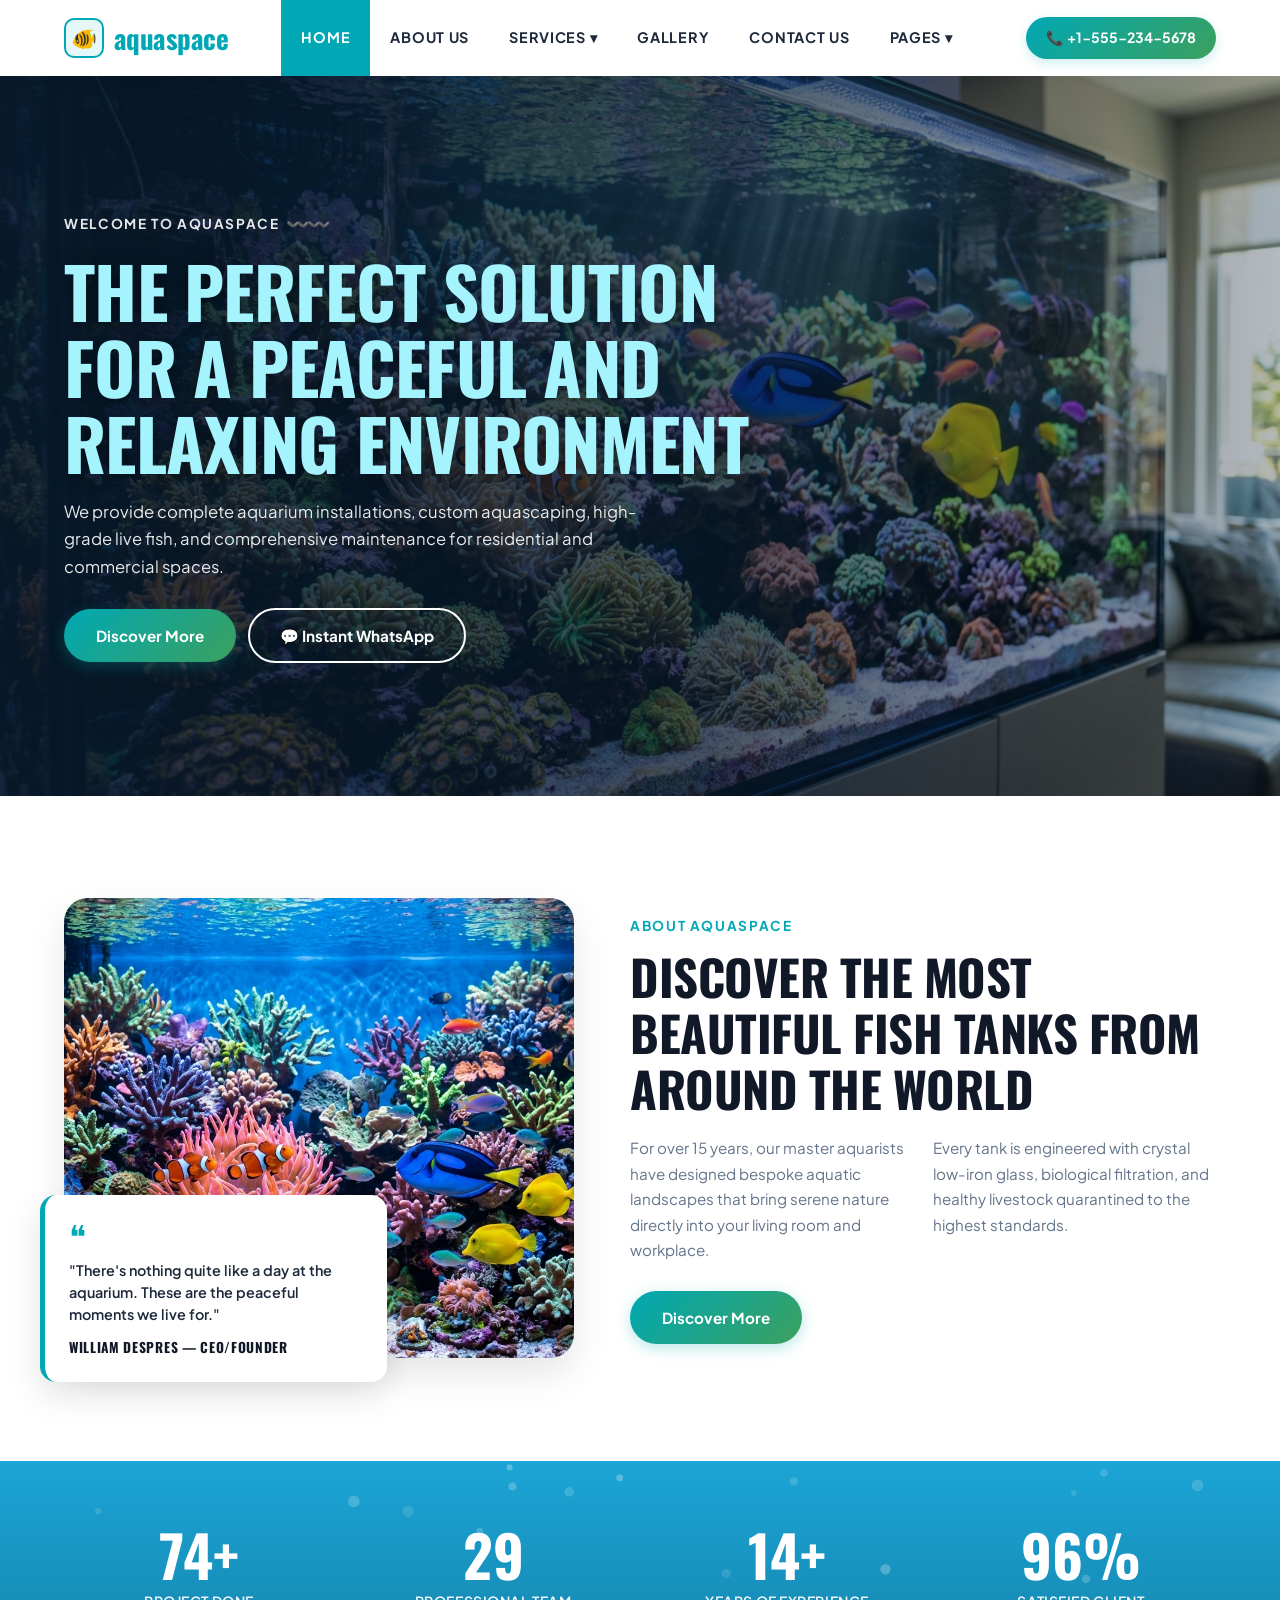
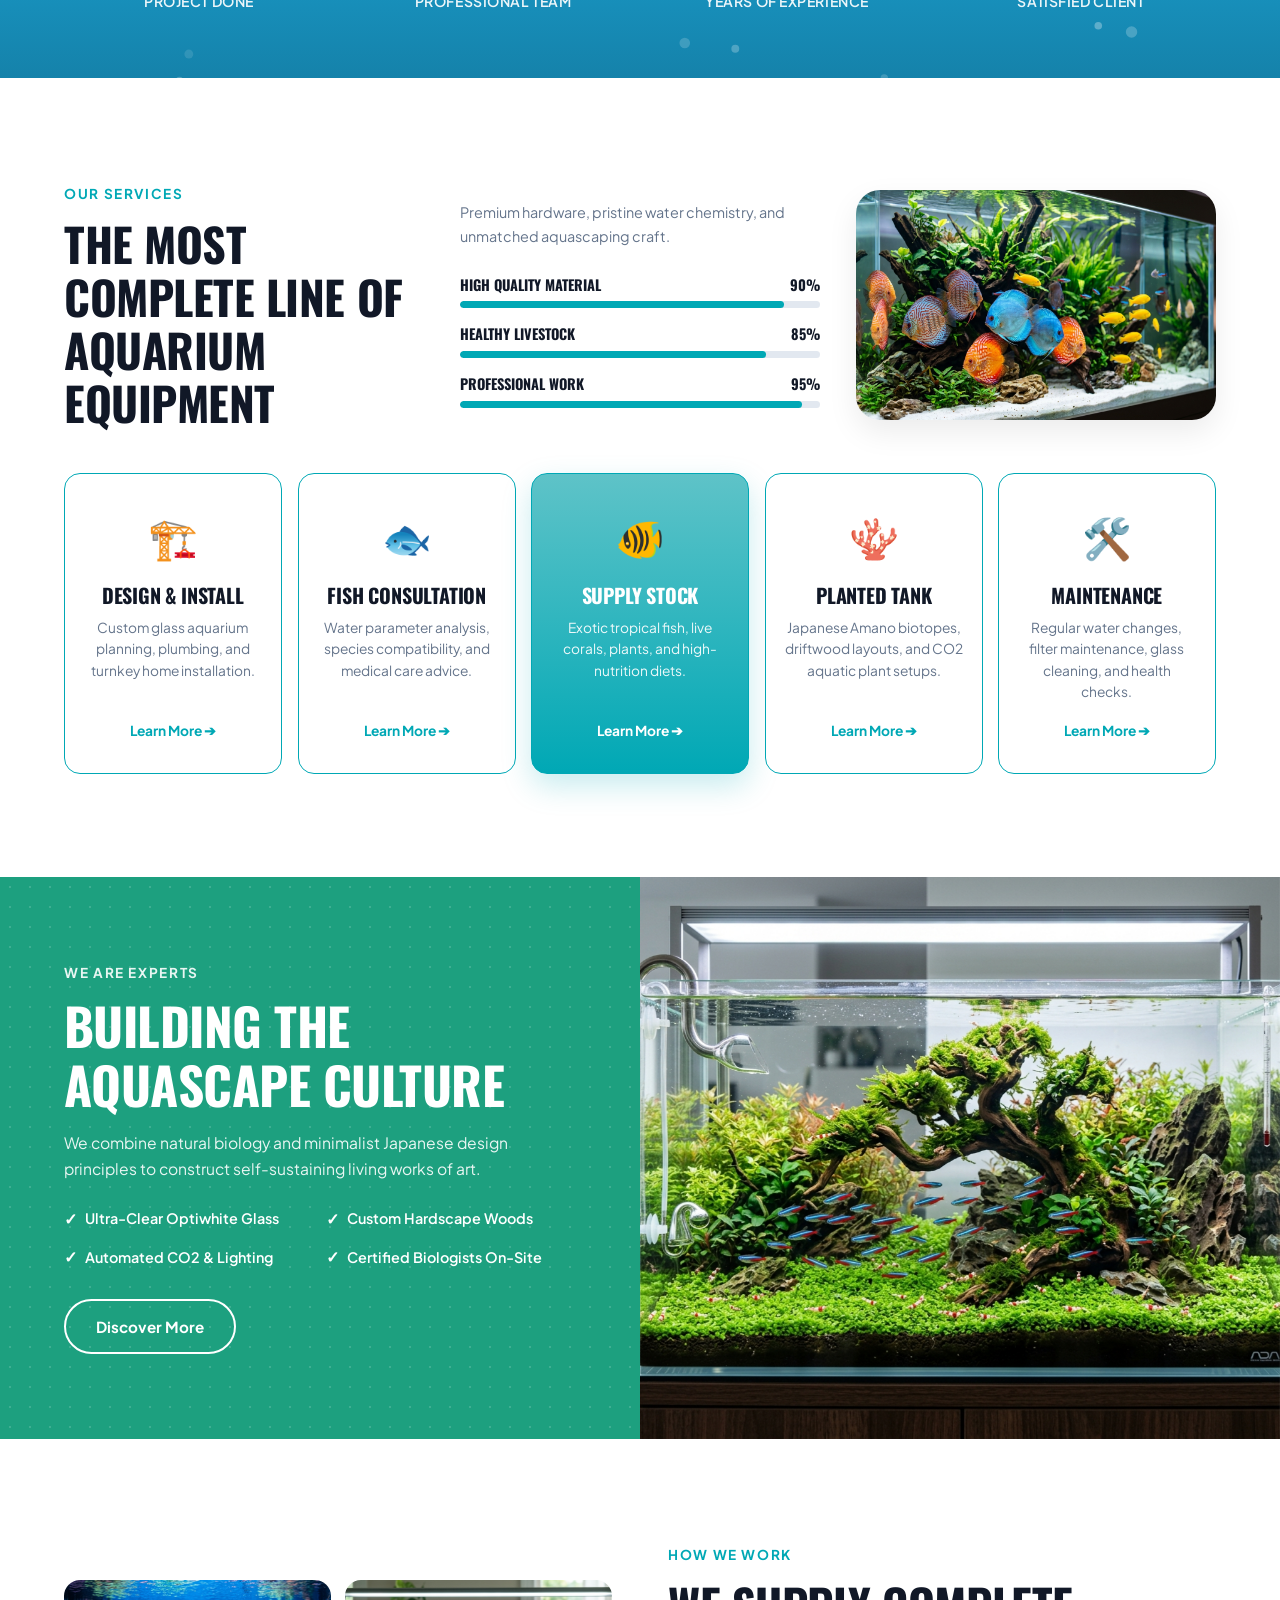
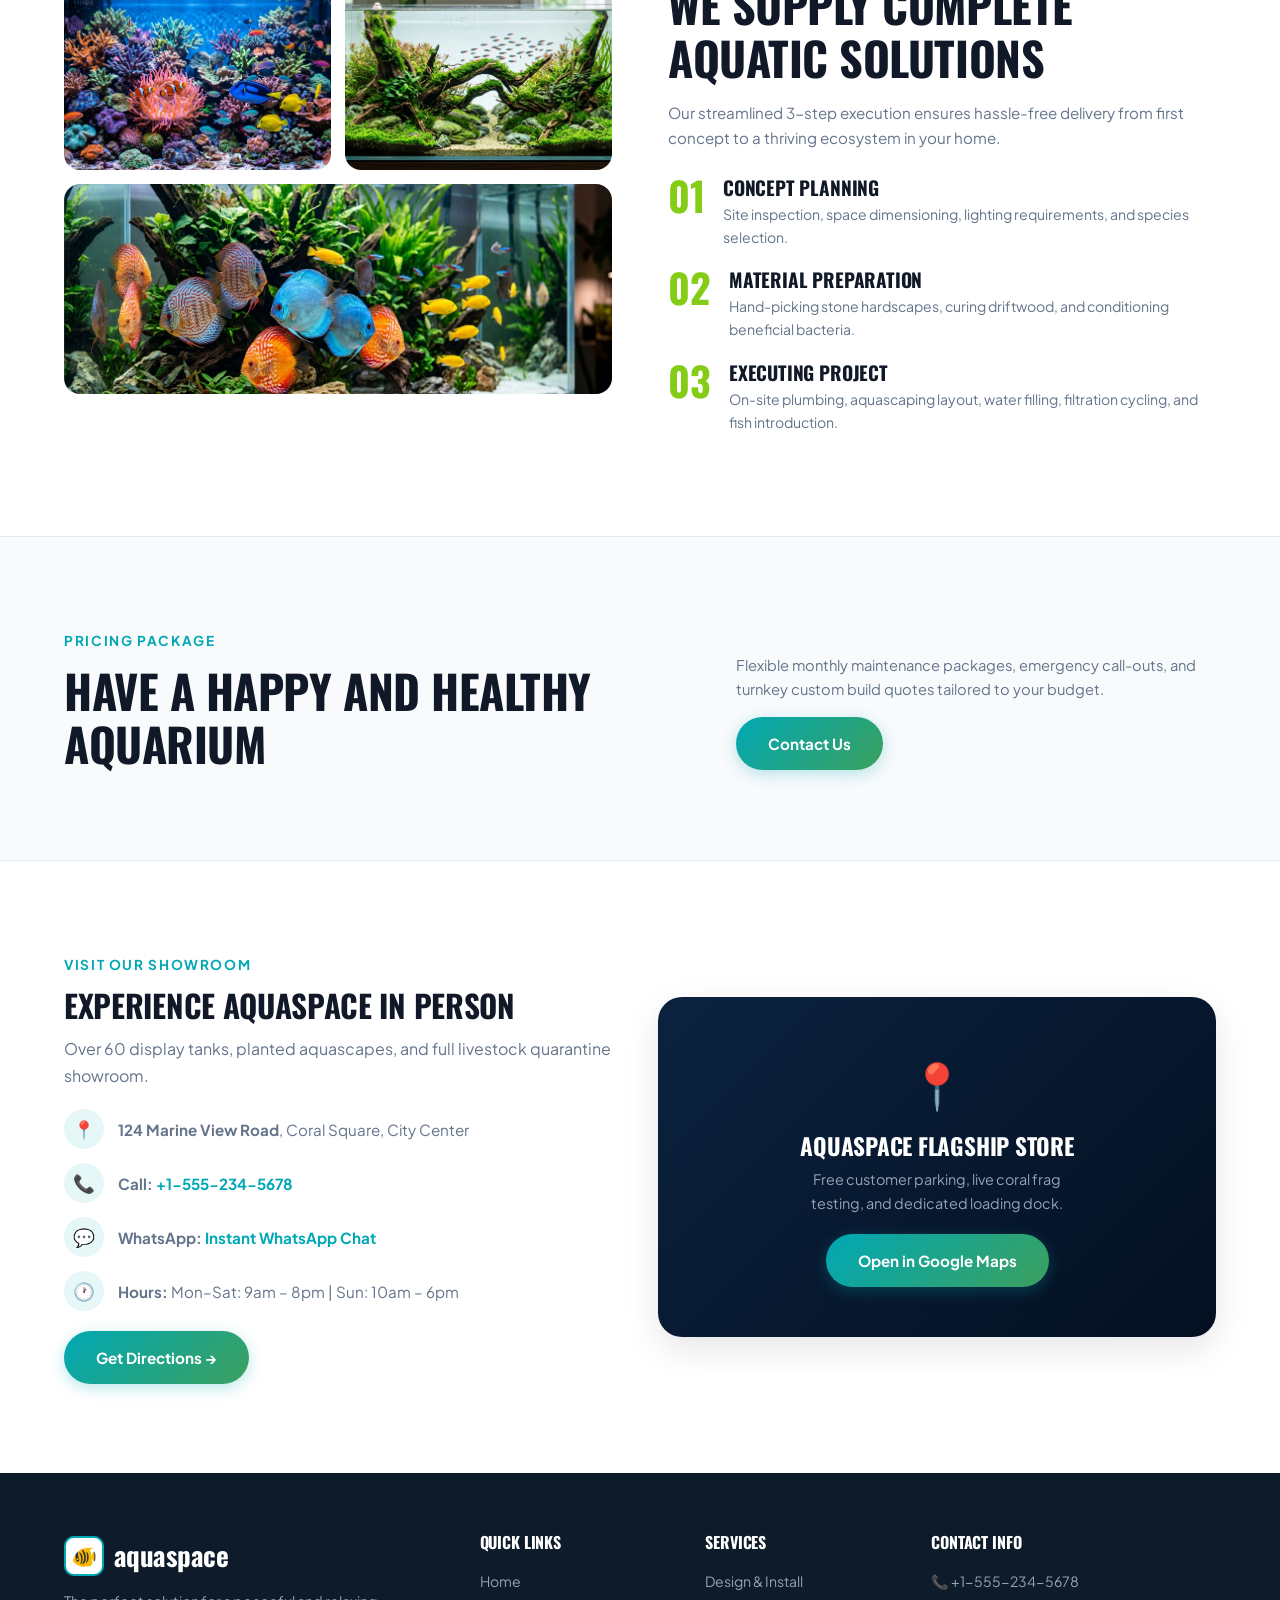
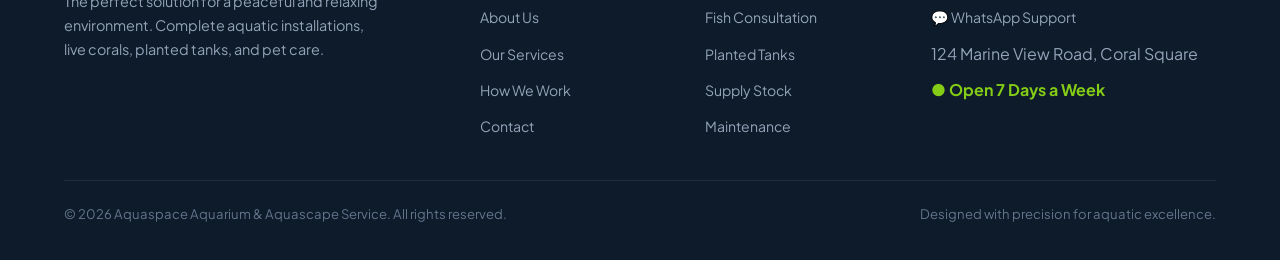
<file: index.html>
<!DOCTYPE html>
<html lang="en">
<head>
  <meta charset="UTF-8" />
  <meta name="viewport" content="width=device-width, initial-scale=1.0, maximum-scale=1.0, user-scalable=no, viewport-fit=cover" />
  <title>Aquaspace — Fish Aquarium & Aquascape Service</title>
  <meta name="description" content="The perfect solution for a peaceful and relaxing environment. Complete aquatic solutions, custom aquascaping, and maintenance." />
  <meta name="theme-color" content="#00a8b5" />

  <!-- Google Fonts: Oswald (Headlines) + Plus Jakarta Sans (Body) -->
  <link rel="preconnect" href="https://fonts.googleapis.com" />
  <link rel="preconnect" href="https://fonts.gstatic.com" crossorigin />
  <link href="https://fonts.googleapis.com/css2?family=Oswald:wght@400;500;600;700&family=Plus+Jakarta+Sans:wght@400;500;600;700;800&display=swap" rel="stylesheet" />

  <style>
    /* ==========================================================================
       1. GLOBAL RESET & CLEAN DESIGN SYSTEM
       ========================================================================== */
    *, *::before, *::after {
      box-sizing: border-box;
      margin: 0;
      padding: 0;
      -webkit-tap-highlight-color: transparent;
    }

    :root {
      --primary-cyan: #00a8b5;
      --primary-cyan-hover: #008f9b;
      --gradient-btn: linear-gradient(135deg, #00a8b5 0%, #3ca05d 100%);
      --gradient-btn-hover: linear-gradient(135deg, #008f9b 0%, #328c4e 100%);
      --topo-green: #1da07f;
      --topo-dark: #12755c;
      --wave-blue: #23a0d6;

      --text-dark: #1e293b;
      --text-heading: #111827;
      --text-gray: #64748b;
      --text-light: #94a3b8;
      --bg-light: #f8fafc;
      --bg-white: #ffffff;
      --border-color: #e2e8f0;

      --font-headline: 'Oswald', sans-serif;
      --font-body: 'Plus Jakarta Sans', sans-serif;

      --gutter: clamp(16px, 5vw, 80px);
      --radius-sm: 8px;
      --radius-md: 16px;
      --radius-lg: 24px;
      --radius-full: 9999px;
    }

    html {
      scroll-behavior: smooth;
      font-size: 16px;
      background-color: var(--bg-white);
    }

    body {
      font-family: var(--font-body);
      background-color: var(--bg-white);
      color: var(--text-gray);
      overflow-x: hidden;
      line-height: 1.65;
      -webkit-font-smoothing: antialiased;
    }

    h1, h2, h3, h4, h5, h6 {
      font-family: var(--font-headline);
      color: var(--text-heading);
      text-transform: uppercase;
      letter-spacing: -0.01em;
      line-height: 1.15;
    }

    a {
      color: inherit;
      text-decoration: none;
    }

    img {
      max-width: 100%;
      height: auto;
      display: block;
    }

    /* Buttons */
    .btn-gradient {
      display: inline-flex;
      align-items: center;
      justify-content: center;
      gap: 8px;
      padding: 14px 32px;
      border-radius: var(--radius-full);
      background: var(--gradient-btn);
      color: #ffffff !important;
      font-family: var(--font-body);
      font-size: 0.95rem;
      font-weight: 700;
      border: none;
      cursor: pointer;
      box-shadow: 0 4px 15px rgba(0, 168, 181, 0.28);
      transition: all 0.3s cubic-bezier(0.16, 1, 0.3, 1);
    }

    .btn-gradient:hover {
      background: var(--gradient-btn-hover);
      transform: translateY(-2px);
      box-shadow: 0 8px 24px rgba(0, 168, 181, 0.45);
    }

    .btn-outline-white {
      display: inline-flex;
      align-items: center;
      justify-content: center;
      gap: 8px;
      padding: 13px 30px;
      border-radius: var(--radius-full);
      background: transparent;
      border: 2px solid #ffffff;
      color: #ffffff !important;
      font-weight: 700;
      font-size: 0.95rem;
      transition: all 0.3s ease;
    }

    .btn-outline-white:hover {
      background: #ffffff;
      color: var(--topo-dark) !important;
      transform: translateY(-2px);
    }

    /* Sub-taglines */
    .sub-tagline {
      display: inline-flex;
      align-items: center;
      gap: 6px;
      font-family: var(--font-body);
      font-size: 0.85rem;
      font-weight: 700;
      text-transform: uppercase;
      letter-spacing: 0.12em;
      color: var(--primary-cyan);
      margin-bottom: 12px;
    }

    .sub-tagline.white {
      color: rgba(255, 255, 255, 0.9);
    }

    /* ==========================================================================
       2. SCROLL REVEAL ANIMATIONS
       ========================================================================== */
    .reveal {
      opacity: 0;
      transform: translateY(35px);
      transition: opacity 0.75s cubic-bezier(0.16, 1, 0.3, 1), transform 0.75s cubic-bezier(0.16, 1, 0.3, 1);
      will-change: opacity, transform;
    }

    .reveal.active {
      opacity: 1;
      transform: translateY(0);
    }

    .reveal-left {
      opacity: 0;
      transform: translateX(-35px);
      transition: opacity 0.75s cubic-bezier(0.16, 1, 0.3, 1), transform 0.75s cubic-bezier(0.16, 1, 0.3, 1);
      will-change: opacity, transform;
    }

    .reveal-left.active {
      opacity: 1;
      transform: translateX(0);
    }

    .reveal-right {
      opacity: 0;
      transform: translateX(35px);
      transition: opacity 0.75s cubic-bezier(0.16, 1, 0.3, 1), transform 0.75s cubic-bezier(0.16, 1, 0.3, 1);
      will-change: opacity, transform;
    }

    .reveal-right.active {
      opacity: 1;
      transform: translateX(0);
    }

    .delay-1 { transition-delay: 0.1s; }
    .delay-2 { transition-delay: 0.2s; }
    .delay-3 { transition-delay: 0.3s; }
    .delay-4 { transition-delay: 0.4s; }
    .delay-5 { transition-delay: 0.5s; }

    /* ==========================================================================
       3. TOP NAVBAR & CLEAN MOBILE DRAWER
       ========================================================================== */
    .site-header {
      position: sticky;
      top: 0;
      left: 0;
      right: 0;
      z-index: 1000;
      background: rgba(255, 255, 255, 0.98);
      backdrop-filter: blur(15px);
      box-shadow: 0 2px 12px rgba(0, 0, 0, 0.04);
      transition: all 0.3s ease;
    }

    .site-header.scrolled {
      box-shadow: 0 4px 20px rgba(0, 0, 0, 0.08);
      height: 68px;
    }

    .nav-container {
      max-width: 1400px;
      margin: 0 auto;
      padding: 0 var(--gutter);
      display: flex;
      align-items: center;
      justify-content: space-between;
      height: 76px;
      transition: height 0.3s ease;
    }

    .site-header.scrolled .nav-container {
      height: 68px;
    }

    .brand-logo {
      display: flex;
      align-items: center;
      gap: 10px;
    }

    .brand-logo-icon {
      width: 40px;
      height: 40px;
      border-radius: 10px;
      background: #e6f7f8;
      border: 2px solid var(--primary-cyan);
      display: flex;
      align-items: center;
      justify-content: center;
      font-size: 1.3rem;
      color: var(--primary-cyan);
    }

    .brand-logo-text {
      font-family: var(--font-headline);
      font-size: 1.7rem;
      font-weight: 700;
      color: var(--primary-cyan);
      letter-spacing: -0.02em;
      text-transform: lowercase;
    }

    .main-nav {
      display: flex;
      align-items: center;
      height: 100%;
      list-style: none;
    }

    .main-nav li {
      height: 100%;
      display: flex;
      align-items: center;
    }

    .main-nav a {
      height: 100%;
      display: flex;
      align-items: center;
      padding: 0 20px;
      font-size: 0.9rem;
      font-weight: 700;
      text-transform: uppercase;
      letter-spacing: 0.05em;
      color: var(--text-dark);
      transition: color 0.2s, background 0.2s;
    }

    .main-nav a:hover {
      color: var(--primary-cyan);
    }

    .main-nav a.active {
      background: var(--primary-cyan);
      color: #ffffff !important;
    }

    .header-actions-right {
      display: flex;
      align-items: center;
      gap: 12px;
    }

    .header-phone-btn {
      display: inline-flex;
      align-items: center;
      gap: 8px;
      padding: 9px 20px;
      border-radius: var(--radius-full);
      background: var(--gradient-btn);
      color: #ffffff !important;
      font-weight: 700;
      font-size: 0.88rem;
      box-shadow: 0 4px 12px rgba(0, 168, 181, 0.2);
      transition: all 0.25s ease;
    }

    .header-phone-btn:hover {
      transform: translateY(-2px);
      box-shadow: 0 6px 18px rgba(0, 168, 181, 0.35);
    }

    /* Clean Modern Mobile Hamburger Button (Top Right Only) */
    .mobile-menu-trigger {
      display: none;
      width: 44px;
      height: 44px;
      border-radius: 12px;
      background: #f8fafc;
      border: 1px solid var(--border-color);
      cursor: pointer;
      flex-direction: column;
      align-items: center;
      justify-content: center;
      gap: 5px;
      padding: 0;
      z-index: 1100;
      transition: background 0.2s, transform 0.2s;
    }

    .mobile-menu-trigger:active {
      transform: scale(0.94);
    }

    .mobile-menu-trigger span {
      display: block;
      width: 20px;
      height: 2px;
      background: var(--text-heading);
      border-radius: 2px;
      transition: transform 0.3s cubic-bezier(0.16, 1, 0.3, 1), opacity 0.3s ease;
    }

    .mobile-menu-trigger.open span:nth-child(1) {
      transform: translateY(7px) rotate(45deg);
    }
    .mobile-menu-trigger.open span:nth-child(2) {
      opacity: 0;
    }
    .mobile-menu-trigger.open span:nth-child(3) {
      transform: translateY(-7px) rotate(-45deg);
    }

    /* Mobile Slide Drawer */
    .mobile-nav-drawer {
      position: fixed;
      top: 0;
      right: -100%;
      width: 82%;
      max-width: 340px;
      height: 100vh;
      background: #ffffff;
      box-shadow: -15px 0 35px rgba(0, 0, 0, 0.15);
      z-index: 1050;
      padding: 90px 24px 36px;
      display: flex;
      flex-direction: column;
      justify-content: space-between;
      transition: right 0.35s cubic-bezier(0.16, 1, 0.3, 1);
    }

    .mobile-nav-drawer.open {
      right: 0;
    }

    .mobile-drawer-overlay {
      position: fixed;
      inset: 0;
      background: rgba(15, 23, 42, 0.5);
      backdrop-filter: blur(4px);
      z-index: 1040;
      opacity: 0;
      visibility: hidden;
      transition: opacity 0.3s ease, visibility 0.3s ease;
    }

    .mobile-drawer-overlay.open {
      opacity: 1;
      visibility: visible;
    }

    .mobile-drawer-links {
      list-style: none;
      display: flex;
      flex-direction: column;
      gap: 14px;
    }

    .mobile-drawer-links a {
      font-family: var(--font-headline);
      font-size: 1.35rem;
      font-weight: 700;
      color: var(--text-heading);
      display: flex;
      align-items: center;
      justify-content: space-between;
      padding: 8px 0;
      border-bottom: 1px solid #f1f5f9;
      transition: color 0.2s ease, padding-left 0.2s ease;
    }

    .mobile-drawer-links a:hover,
    .mobile-drawer-links a.active {
      color: var(--primary-cyan);
      padding-left: 6px;
    }

    .mobile-drawer-links a span {
      font-size: 1.1rem;
      color: var(--text-light);
    }

    .mobile-drawer-footer {
      display: flex;
      flex-direction: column;
      gap: 10px;
    }

    /* ==========================================================================
       4. HERO SECTION
       ========================================================================== */
    .hero-banner {
      position: relative;
      min-height: 80vh;
      display: flex;
      align-items: center;
      background: url('images/hero-marine.jpg') center center / cover no-repeat;
      padding: 90px var(--gutter);
      overflow: hidden;
    }

    .hero-overlay {
      position: absolute;
      inset: 0;
      background: linear-gradient(90deg, rgba(7, 26, 44, 0.88) 0%, rgba(7, 26, 44, 0.72) 55%, rgba(7, 26, 44, 0.3) 100%);
      pointer-events: none;
    }

    .hero-content {
      position: relative;
      z-index: 10;
      max-width: 760px;
    }

    .hero-wave-icon {
      font-size: 1.2rem;
      letter-spacing: -3px;
      color: var(--primary-cyan);
      display: inline-block;
    }

    .hero-title {
      font-size: clamp(2.4rem, 5.5vw, 5rem);
      font-weight: 700;
      color: #a5f3fc;
      line-height: 1.08;
      margin-bottom: 18px;
      text-shadow: 0 4px 18px rgba(0, 0, 0, 0.4);
    }

    .hero-description {
      font-size: clamp(0.98rem, 1.3vw, 1.18rem);
      color: rgba(255, 255, 255, 0.9);
      line-height: 1.65;
      margin-bottom: 28px;
      max-width: 600px;
    }

    .hero-action-btns {
      display: flex;
      flex-wrap: wrap;
      gap: 12px;
      align-items: center;
    }

    /* ==========================================================================
       5. ABOUT SECTION
       ========================================================================== */
    .about-section {
      padding: clamp(60px, 8vw, 110px) var(--gutter);
      background: #ffffff;
      overflow: hidden;
    }

    .about-grid {
      max-width: 1320px;
      margin: 0 auto;
      display: grid;
      grid-template-columns: 1fr 1.15fr;
      gap: 56px;
      align-items: center;
    }

    .about-image-wrap {
      position: relative;
    }

    .about-main-img {
      width: 100%;
      height: 460px;
      object-fit: cover;
      border-radius: var(--radius-lg);
      box-shadow: 0 16px 36px rgba(0, 0, 0, 0.1);
    }

    .quote-overlay-card {
      position: absolute;
      bottom: -24px;
      left: -24px;
      width: 68%;
      background: #ffffff;
      border-radius: var(--radius-md);
      padding: 24px;
      box-shadow: 0 12px 35px rgba(0, 0, 0, 0.12);
      border-left: 5px solid var(--primary-cyan);
    }

    .quote-icon {
      font-size: 2rem;
      color: var(--primary-cyan);
      line-height: 1;
      margin-bottom: 8px;
    }

    .quote-text {
      font-size: 0.9rem;
      color: var(--text-dark);
      line-height: 1.55;
      font-weight: 600;
      margin-bottom: 10px;
    }

    .quote-author {
      font-family: var(--font-headline);
      font-size: 0.85rem;
      font-weight: 700;
      color: var(--text-heading);
      letter-spacing: 0.05em;
    }

    .about-text-wrap h2 {
      font-size: clamp(2rem, 3.8vw, 3.2rem);
      margin-bottom: 18px;
    }

    .about-cols-text {
      display: grid;
      grid-template-columns: 1fr 1fr;
      gap: 20px;
      margin-bottom: 28px;
      font-size: 0.95rem;
      color: var(--text-gray);
      line-height: 1.68;
    }

    /* ==========================================================================
       6. COUNTER RIBBON
       ========================================================================== */
    .counters-ribbon {
      position: relative;
      background: linear-gradient(180deg, #1ba5d6 0%, #1582aa 100%);
      color: #ffffff;
      padding: 55px var(--gutter);
      overflow: hidden;
    }

    #bubbleCanvas {
      position: absolute;
      top: 0;
      left: 0;
      width: 100%;
      height: 100%;
      pointer-events: none;
      z-index: 1;
    }

    .counters-inner {
      max-width: 1320px;
      margin: 0 auto;
      display: grid;
      grid-template-columns: repeat(4, 1fr);
      gap: 24px;
      text-align: center;
      position: relative;
      z-index: 2;
    }

    .counter-card-mobile {
      padding: 10px;
    }

    .counter-num {
      font-family: var(--font-headline);
      font-size: clamp(2.6rem, 4.5vw, 4.2rem);
      font-weight: 700;
      line-height: 1;
      margin-bottom: 6px;
    }

    .counter-label {
      font-size: 0.88rem;
      font-weight: 600;
      opacity: 0.92;
      text-transform: uppercase;
      letter-spacing: 0.04em;
    }

    /* ==========================================================================
       7. OUR SERVICES & SKILL BARS
       ========================================================================== */
    .services-section {
      padding: clamp(60px, 8vw, 110px) var(--gutter);
      background: #ffffff;
    }

    .services-container {
      max-width: 1320px;
      margin: 0 auto;
    }

    .services-top-row {
      display: grid;
      grid-template-columns: 1fr 1fr 1fr;
      gap: 36px;
      align-items: center;
      margin-bottom: 44px;
    }

    .services-top-row h2 {
      font-size: clamp(2rem, 3.6vw, 3.2rem);
    }

    .skills-block {
      display: flex;
      flex-direction: column;
      gap: 14px;
    }

    .skill-label-row {
      display: flex;
      justify-content: space-between;
      font-family: var(--font-headline);
      font-size: 0.9rem;
      font-weight: 700;
      color: var(--text-heading);
      margin-bottom: 5px;
    }

    .skill-bar-track {
      width: 100%;
      height: 7px;
      background: #e2e8f0;
      border-radius: var(--radius-full);
      overflow: hidden;
    }

    .skill-bar-fill {
      height: 100%;
      width: 0%;
      background: var(--primary-cyan);
      border-radius: var(--radius-full);
      transition: width 1.4s cubic-bezier(0.16, 1, 0.3, 1);
    }

    .services-thumb-img {
      border-radius: var(--radius-lg);
      width: 100%;
      height: 230px;
      object-fit: cover;
      box-shadow: 0 12px 30px rgba(0, 0, 0, 0.08);
    }

    /* 5 Outlined Service Cards */
    .services-cards-grid {
      display: grid;
      grid-template-columns: repeat(5, 1fr);
      gap: 16px;
    }

    .service-card {
      border: 1.5px solid var(--primary-cyan);
      border-radius: var(--radius-md);
      padding: 30px 18px;
      display: flex;
      flex-direction: column;
      align-items: center;
      text-align: center;
      background: #ffffff;
      transition: all 0.3s cubic-bezier(0.16, 1, 0.3, 1);
    }

    .service-card:hover {
      transform: translateY(-6px);
      box-shadow: 0 16px 36px rgba(0, 168, 181, 0.18);
    }

    .service-card.highlighted {
      background: linear-gradient(180deg, #5ec3c8 0%, #00a8b5 100%);
      color: #ffffff;
      border-color: #00a8b5;
      box-shadow: 0 12px 30px rgba(0, 168, 181, 0.22);
    }

    .service-card.highlighted h4 {
      color: #ffffff;
    }

    .service-card.highlighted p {
      color: rgba(255, 255, 255, 0.92);
    }

    .service-card.highlighted .service-link {
      color: #ffffff;
    }

    .service-icon-box {
      font-size: 2.5rem;
      color: var(--primary-cyan);
      margin-bottom: 14px;
    }

    .service-card.highlighted .service-icon-box {
      color: #ffffff;
    }

    .service-card h4 {
      font-size: 1.25rem;
      margin-bottom: 10px;
    }

    .service-card p {
      font-size: 0.86rem;
      color: var(--text-gray);
      line-height: 1.55;
      margin-bottom: 18px;
      flex: 1;
    }

    .service-link {
      font-size: 0.86rem;
      font-weight: 700;
      color: var(--primary-cyan);
      display: inline-flex;
      align-items: center;
      gap: 5px;
      margin-top: auto;
    }

    /* ==========================================================================
       8. TOPOGRAPHIC EXPERTS BANNER
       ========================================================================== */
    .topo-banner-section {
      display: grid;
      grid-template-columns: 1fr 1fr;
      min-height: 500px;
      overflow: hidden;
    }

    .topo-left-panel {
      background: var(--topo-green);
      background-image: radial-gradient(rgba(255, 255, 255, 0.15) 1px, transparent 0);
      background-size: 20px 20px;
      padding: clamp(50px, 7vw, 85px) var(--gutter);
      color: #ffffff;
      display: flex;
      flex-direction: column;
      justify-content: center;
    }

    .topo-left-panel h2 {
      font-size: clamp(2.2rem, 4vw, 3.8rem);
      color: #ffffff;
      margin-bottom: 16px;
    }

    .topo-left-panel p {
      font-size: 0.98rem;
      color: rgba(255, 255, 255, 0.9);
      margin-bottom: 24px;
      max-width: 500px;
    }

    .topo-checklist {
      display: grid;
      grid-template-columns: 1fr 1fr;
      gap: 12px;
      margin-bottom: 28px;
    }

    .check-item {
      display: flex;
      align-items: center;
      gap: 8px;
      font-weight: 600;
      font-size: 0.9rem;
      color: #ffffff;
    }

    .check-icon {
      font-size: 1rem;
      color: #ffffff;
    }

    .topo-right-image {
      background: url('images/about-aquascape.jpg') center center / cover no-repeat;
      min-height: 340px;
    }

    /* ==========================================================================
       9. HOW WE WORK
       ========================================================================== */
    .how-we-work-section {
      padding: clamp(60px, 8vw, 110px) var(--gutter);
      background: #ffffff;
      overflow: hidden;
    }

    .how-we-work-grid {
      max-width: 1320px;
      margin: 0 auto;
      display: grid;
      grid-template-columns: 1fr 1fr;
      gap: 56px;
      align-items: center;
    }

    .collage-grid {
      display: grid;
      grid-template-columns: 1fr 1fr;
      gap: 14px;
    }

    .collage-img-1,
    .collage-img-2 {
      height: 190px;
      border-radius: var(--radius-md);
      object-fit: cover;
      width: 100%;
    }

    .collage-img-3 {
      grid-column: span 2;
      height: 210px;
      border-radius: var(--radius-md);
      object-fit: cover;
      width: 100%;
    }

    .how-we-work-content h2 {
      font-size: clamp(2rem, 3.6vw, 3.2rem);
      margin-bottom: 16px;
    }

    .how-we-work-content p {
      margin-bottom: 26px;
      font-size: 0.95rem;
      color: var(--text-gray);
    }

    .steps-list {
      display: flex;
      flex-direction: column;
      gap: 20px;
    }

    .step-row {
      display: flex;
      align-items: flex-start;
      gap: 18px;
    }

    .step-number {
      font-family: var(--font-headline);
      font-size: 2.5rem;
      font-weight: 700;
      color: #84cc16;
      line-height: 0.9;
    }

    .step-text h4 {
      font-size: 1.2rem;
      margin-bottom: 4px;
    }

    .step-text p {
      font-size: 0.88rem;
      color: var(--text-gray);
      margin-bottom: 0;
    }

    /* ==========================================================================
       10. PRICING & CALL TO ACTION
       ========================================================================== */
    .pricing-cta-section {
      background: var(--bg-light);
      padding: clamp(55px, 7vw, 95px) var(--gutter);
      border-top: 1px solid var(--border-color);
    }

    .pricing-header-row {
      max-width: 1320px;
      margin: 0 auto;
      display: flex;
      justify-content: space-between;
      align-items: flex-end;
    }

    .pricing-header-row h2 {
      font-size: clamp(2rem, 3.6vw, 3.2rem);
    }

    .pricing-header-right {
      max-width: 480px;
      display: flex;
      flex-direction: column;
      align-items: flex-start;
      gap: 16px;
    }

    /* ==========================================================================
       11. SHOWROOM LOCATION & CONTACT HUB
       ========================================================================== */
    .location-section {
      padding: clamp(55px, 7vw, 95px) var(--gutter);
      background: #ffffff;
      border-top: 1px solid var(--border-color);
    }

    .location-box-grid {
      max-width: 1320px;
      margin: 0 auto;
      display: grid;
      grid-template-columns: 1fr 1fr;
      gap: 36px;
      align-items: center;
    }

    .location-details h3 {
      font-size: 1.95rem;
      margin-bottom: 12px;
    }

    .contact-item-line {
      display: flex;
      align-items: center;
      gap: 14px;
      margin-bottom: 14px;
      font-size: 0.95rem;
    }

    .contact-item-line .icon {
      width: 40px;
      height: 40px;
      border-radius: 50%;
      background: #e6f7f8;
      color: var(--primary-cyan);
      display: flex;
      align-items: center;
      justify-content: center;
      font-size: 1.1rem;
      flex-shrink: 0;
    }

    .map-embed-card {
      height: 340px;
      border-radius: var(--radius-lg);
      background: linear-gradient(135deg, #0b223f, #041021);
      color: #ffffff;
      display: flex;
      flex-direction: column;
      align-items: center;
      justify-content: center;
      padding: 32px;
      text-align: center;
      box-shadow: 0 12px 35px rgba(0, 0, 0, 0.1);
    }

    .map-embed-card .pin {
      font-size: 2.8rem;
      margin-bottom: 12px;
    }

    /* Scroll To Top Button (positioned so it does not overlap with WhatsApp widget) */
    .scroll-top-btn {
      position: fixed;
      bottom: 24px;
      left: 20px;
      width: 42px;
      height: 42px;
      border-radius: 50%;
      background: var(--gradient-btn);
      color: #ffffff;
      border: none;
      cursor: pointer;
      display: flex;
      align-items: center;
      justify-content: center;
      font-size: 1.1rem;
      box-shadow: 0 4px 15px rgba(0, 168, 181, 0.4);
      opacity: 0;
      visibility: hidden;
      transform: translateY(20px);
      transition: all 0.3s ease;
      z-index: 999;
    }

    .scroll-top-btn.visible {
      opacity: 1;
      visibility: visible;
      transform: translateY(0);
    }

    /* ==========================================================================
       12. FOOTER
       ========================================================================== */
    .site-footer {
      background: #0d1b2a;
      color: #ffffff;
      padding: 60px var(--gutter) 36px;
    }

    .footer-grid {
      max-width: 1320px;
      margin: 0 auto 40px;
      display: grid;
      grid-template-columns: 2fr 1fr 1fr 1.5fr;
      gap: 36px;
    }

    .footer-brand .brand-logo-text {
      color: #ffffff;
    }

    .footer-brand p {
      color: #94a3b8;
      font-size: 0.9rem;
      line-height: 1.65;
      margin-top: 12px;
      max-width: 320px;
    }

    .footer-col h5 {
      color: #ffffff;
      font-size: 1rem;
      margin-bottom: 16px;
    }

    .footer-col ul {
      list-style: none;
      display: flex;
      flex-direction: column;
      gap: 10px;
    }

    .footer-col a {
      color: #94a3b8;
      font-size: 0.88rem;
      transition: color 0.2s;
    }

    .footer-col a:hover {
      color: var(--primary-cyan);
    }

    .footer-bottom-bar {
      max-width: 1320px;
      margin: 0 auto;
      border-top: 1px solid rgba(255, 255, 255, 0.08);
      padding-top: 22px;
      display: flex;
      align-items: center;
      justify-content: space-between;
      font-size: 0.82rem;
      color: #64748b;
    }

    /* ==========================================================================
       13. CLEAN, POLISHED MOBILE INTERFACE (< 768px)
       ========================================================================== */
    @media (max-width: 1024px) {
      .services-top-row {
        grid-template-columns: 1fr;
      }
      .services-cards-grid {
        grid-template-columns: repeat(3, 1fr);
      }
      .topo-banner-section {
        grid-template-columns: 1fr;
      }
      .how-we-work-grid {
        grid-template-columns: 1fr;
      }
      .counters-inner {
        grid-template-columns: repeat(2, 1fr);
      }
      .about-grid {
        grid-template-columns: 1fr;
      }
      .quote-overlay-card {
        position: relative;
        bottom: 0;
        left: 0;
        width: 100%;
        margin-top: 16px;
      }
      .pricing-header-row {
        flex-direction: column;
        align-items: flex-start;
        gap: 16px;
      }
      .location-box-grid {
        grid-template-columns: 1fr;
      }
      .footer-grid {
        grid-template-columns: 1fr 1fr;
      }
    }

    /* MOBILE CLEAN & UNCLUTTERED VIEWPORT */
    @media (max-width: 768px) {
      .main-nav,
      .header-phone-btn {
        display: none;
      }

      .mobile-menu-trigger {
        display: flex;
      }

      /* Clean Spacing for Mobile */
      .hero-banner {
        min-height: auto;
        padding: 50px var(--gutter) 60px;
      }

      .hero-title {
        font-size: 2.2rem;
        line-height: 1.12;
      }

      .hero-description {
        font-size: 0.92rem;
        margin-bottom: 22px;
      }

      .hero-action-btns {
        flex-direction: column;
        align-items: stretch;
      }

      .hero-action-btns .btn-gradient,
      .hero-action-btns .btn-outline-white {
        width: 100%;
      }

      /* About Section Mobile Clean */
      .about-main-img {
        height: 280px;
      }

      .quote-overlay-card {
        padding: 18px;
        box-shadow: 0 8px 20px rgba(0, 0, 0, 0.08);
      }

      .about-cols-text {
        grid-template-columns: 1fr;
        gap: 12px;
      }

      /* Counters Clean 2x2 Grid */
      .counters-ribbon {
        padding: 40px var(--gutter);
      }

      .counters-inner {
        grid-template-columns: 1fr 1fr;
        gap: 16px;
      }

      .counter-num {
        font-size: 2.2rem;
      }

      .counter-label {
        font-size: 0.75rem;
      }

      /* Service Cards Clean Stack */
      .services-cards-grid {
        grid-template-columns: 1fr;
        gap: 14px;
      }

      .service-card {
        padding: 22px 16px;
      }

      /* Topographic Banner Mobile */
      .topo-left-panel {
        padding: 40px var(--gutter);
      }

      .topo-left-panel h2 {
        font-size: 1.95rem;
      }

      .topo-checklist {
        grid-template-columns: 1fr;
        gap: 10px;
      }

      .topo-right-image {
        min-height: 240px;
      }

      /* How We Work Collage */
      .collage-grid {
        gap: 8px;
      }

      .collage-img-1,
      .collage-img-2 {
        height: 120px;
      }

      .collage-img-3 {
        height: 150px;
      }

      .step-number {
        font-size: 2rem;
      }

      /* Clean Footer for Mobile */
      .site-footer {
        padding: 45px var(--gutter) 25px;
      }

      .footer-grid {
        grid-template-columns: 1fr;
        gap: 24px;
      }

      .footer-bottom-bar {
        flex-direction: column;
        gap: 8px;
        text-align: center;
      }
    }
  </style>
</head>
<body>

  <!-- ==========================================================================
       1. TOP NAVBAR (CLEAN HEADER & TOP-RIGHT HAMBURGER)
       ========================================================================== -->
  <header class="site-header" id="mainHeader">
    <div class="nav-container">
      <a href="#hero" class="brand-logo">
        <div class="brand-logo-icon">🐠</div>
        <div class="brand-logo-text">aquaspace</div>
      </a>

      <!-- Desktop Navigation Menu -->
      <ul class="main-nav">
        <li><a href="#hero" class="active">HOME</a></li>
        <li><a href="#about">ABOUT US</a></li>
        <li><a href="#services">SERVICES ▾</a></li>
        <li><a href="#experts">GALLERY</a></li>
        <li><a href="#location">CONTACT US</a></li>
        <li><a href="#how-we-work">PAGES ▾</a></li>
      </ul>

      <!-- Right Header Actions -->
      <div class="header-actions-right">
        <a href="tel:+15552345678" class="header-phone-btn">
          <span>📞 +1-555-234-5678</span>
        </a>

        <!-- Clean Mobile 3-Line Hamburger (Top Right) -->
        <button class="mobile-menu-trigger" id="mobileMenuBtn" aria-label="Open mobile menu">
          <span></span>
          <span></span>
          <span></span>
        </button>
      </div>
    </div>
  </header>

  <!-- Clean Mobile Slide-In Navigation Drawer -->
  <div class="mobile-drawer-overlay" id="mobileDrawerOverlay"></div>
  <aside class="mobile-nav-drawer" id="mobileDrawer">
    <div>
      <div class="brand-logo" style="margin-bottom: 24px;">
        <div class="brand-logo-icon">🐠</div>
        <div class="brand-logo-text">aquaspace</div>
      </div>

      <ul class="mobile-drawer-links">
        <li><a href="#hero" class="mobile-link active">Home <span>→</span></a></li>
        <li><a href="#about" class="mobile-link">About Us <span>→</span></a></li>
        <li><a href="#services" class="mobile-link">Services <span>→</span></a></li>
        <li><a href="#experts" class="mobile-link">Gallery <span>→</span></a></li>
        <li><a href="#how-we-work" class="mobile-link">How We Work <span>→</span></a></li>
        <li><a href="#location" class="mobile-link">Contact &amp; Location <span>→</span></a></li>
      </ul>
    </div>

    <div class="mobile-drawer-footer">
      <a href="tel:+15552345678" class="btn-gradient" style="width: 100%;">
        📞 Call +1-555-234-5678
      </a>
      <a href="https://wa.me/15552345678" target="_blank" class="btn-outline-white" style="color: var(--text-dark) !important; border-color: var(--border-color); width: 100%;">
        💬 WhatsApp Inquiries
      </a>
    </div>
  </aside>

  <!-- ==========================================================================
       2. HERO SECTION (CLEAN & UNCLUTTERED)
       ========================================================================== -->
  <section class="hero-banner" id="hero">
    <div class="hero-overlay"></div>
    <div class="hero-content reveal active">
      <div class="sub-tagline white">
        Welcome to Aquaspace <span class="hero-wave-icon">〰️〰️</span>
      </div>
      <h1 class="hero-title">
        The Perfect Solution For A Peaceful And Relaxing Environment
      </h1>

      <p class="hero-description">
        We provide complete aquarium installations, custom aquascaping, high-grade live fish, and comprehensive maintenance for residential and commercial spaces.
      </p>

      <div class="hero-action-btns">
        <a href="#about" class="btn-gradient">
          Discover More
        </a>
        <a href="https://wa.me/15552345678" target="_blank" class="btn-outline-white">
          💬 Instant WhatsApp
        </a>
      </div>
    </div>
  </section>

  <!-- ==========================================================================
       3. ABOUT SECTION (CLEAN INTEGRATED CARD)
       ========================================================================== -->
  <section class="about-section" id="about">
    <div class="about-grid">
      <div class="about-image-wrap reveal-left">
        <img src="images/hero-aquarium.jpg" alt="Beautiful fish tanks from around the world" class="about-main-img" />
        
        <div class="quote-overlay-card">
          <div class="quote-icon">❝</div>
          <div class="quote-text">
            "There's nothing quite like a day at the aquarium. These are the peaceful moments we live for."
          </div>
          <div class="quote-author">
            WILLIAM DESPRES — CEO/FOUNDER
          </div>
        </div>
      </div>

      <div class="about-text-wrap reveal-right">
        <div class="sub-tagline">ABOUT AQUASPACE</div>
        <h2>Discover the most beautiful fish tanks from around the world</h2>
        
        <div class="about-cols-text">
          <div>
            For over 15 years, our master aquarists have designed bespoke aquatic landscapes that bring serene nature directly into your living room and workplace.
          </div>
          <div>
            Every tank is engineered with crystal low-iron glass, biological filtration, and healthy livestock quarantined to the highest standards.
          </div>
        </div>

        <a href="#services" class="btn-gradient">
          Discover More
        </a>
      </div>
    </div>
  </section>

  <!-- ==========================================================================
       4. COUNTER RIBBON (CLEAN 2x2 ON MOBILE)
       ========================================================================== -->
  <section class="counters-ribbon" id="counters">
    <canvas id="bubbleCanvas"></canvas>
    <div class="counters-inner">
      <div class="counter-card-mobile reveal delay-1">
        <div class="counter-num" data-target="75" data-suffix="+">0</div>
        <div class="counter-label">Project Done</div>
      </div>
      <div class="counter-card-mobile reveal delay-2">
        <div class="counter-num" data-target="30" data-suffix="">0</div>
        <div class="counter-label">Professional Team</div>
      </div>
      <div class="counter-card-mobile reveal delay-3">
        <div class="counter-num" data-target="15" data-suffix="+">0</div>
        <div class="counter-label">Years of Experience</div>
      </div>
      <div class="counter-card-mobile reveal delay-4">
        <div class="counter-num" data-target="97" data-suffix="%">0</div>
        <div class="counter-label">Satisfied Client</div>
      </div>
    </div>
  </section>

  <!-- ==========================================================================
       5. OUR SERVICES & SKILL PROGRESS BARS
       ========================================================================== -->
  <section class="services-section" id="services">
    <div class="services-container">
      <div class="services-top-row">
        <div class="reveal-left">
          <div class="sub-tagline">OUR SERVICES</div>
          <h2>The most complete line of aquarium equipment</h2>
        </div>

        <div class="skills-block reveal delay-1">
          <p style="font-size:0.9rem; color:var(--text-gray); margin-bottom:10px;">
            Premium hardware, pristine water chemistry, and unmatched aquascaping craft.
          </p>

          <div>
            <div class="skill-label-row">
              <span>HIGH QUALITY MATERIAL</span>
              <span>90%</span>
            </div>
            <div class="skill-bar-track">
              <div class="skill-bar-fill" data-width="90%"></div>
            </div>
          </div>

          <div>
            <div class="skill-label-row">
              <span>HEALTHY LIVESTOCK</span>
              <span>85%</span>
            </div>
            <div class="skill-bar-track">
              <div class="skill-bar-fill" data-width="85%"></div>
            </div>
          </div>

          <div>
            <div class="skill-label-row">
              <span>PROFESSIONAL WORK</span>
              <span>95%</span>
            </div>
            <div class="skill-bar-track">
              <div class="skill-bar-fill" data-width="95%"></div>
            </div>
          </div>
        </div>

        <div class="reveal-right delay-2">
          <img src="images/behance-hero.jpg" alt="Discus Fish and Aquascape" class="services-thumb-img" />
        </div>
      </div>

      <!-- 5 Service Cards -->
      <div class="services-cards-grid">
        <div class="service-card reveal delay-1">
          <div class="service-icon-box">🏗️</div>
          <h4>Design &amp; Install</h4>
          <p>Custom glass aquarium planning, plumbing, and turnkey home installation.</p>
          <a href="#location" class="service-link">Learn More ➔</a>
        </div>

        <div class="service-card reveal delay-2">
          <div class="service-icon-box">🐟</div>
          <h4>Fish Consultation</h4>
          <p>Water parameter analysis, species compatibility, and medical care advice.</p>
          <a href="#location" class="service-link">Learn More ➔</a>
        </div>

        <!-- Highlighted Card -->
        <div class="service-card highlighted reveal delay-3">
          <div class="service-icon-box">🐠</div>
          <h4>Supply Stock</h4>
          <p>Exotic tropical fish, live corals, plants, and high-nutrition diets.</p>
          <a href="#location" class="service-link">Learn More ➔</a>
        </div>

        <div class="service-card reveal delay-4">
          <div class="service-icon-box">🪸</div>
          <h4>Planted Tank</h4>
          <p>Japanese Amano biotopes, driftwood layouts, and CO2 aquatic plant setups.</p>
          <a href="#location" class="service-link">Learn More ➔</a>
        </div>

        <div class="service-card reveal delay-5">
          <div class="service-icon-box">🛠️</div>
          <h4>Maintenance</h4>
          <p>Regular water changes, filter maintenance, glass cleaning, and health checks.</p>
          <a href="#location" class="service-link">Learn More ➔</a>
        </div>
      </div>
    </div>
  </section>

  <!-- ==========================================================================
       6. TOPOGRAPHIC EXPERTS BANNER
       ========================================================================== -->
  <section class="topo-banner-section" id="experts">
    <div class="topo-left-panel reveal-left">
      <div class="sub-tagline white">WE ARE EXPERTS</div>
      <h2>Building the aquascape culture</h2>
      <p>
        We combine natural biology and minimalist Japanese design principles to construct self-sustaining living works of art.
      </p>

      <div class="topo-checklist">
        <div class="check-item"><span class="check-icon">✓</span> <span>Ultra-Clear Optiwhite Glass</span></div>
        <div class="check-item"><span class="check-icon">✓</span> <span>Custom Hardscape Woods</span></div>
        <div class="check-item"><span class="check-icon">✓</span> <span>Automated CO2 &amp; Lighting</span></div>
        <div class="check-item"><span class="check-icon">✓</span> <span>Certified Biologists On-Site</span></div>
      </div>

      <div>
        <a href="#how-we-work" class="btn-outline-white">
          Discover More
        </a>
      </div>
    </div>

    <div class="topo-right-image reveal-right"></div>
  </section>

  <!-- ==========================================================================
       7. HOW WE WORK (3-IMAGE COLLAGE + NUMBERED STEPS)
       ========================================================================== -->
  <section class="how-we-work-section" id="how-we-work">
    <div class="how-we-work-grid">
      <div class="collage-grid">
        <img src="images/offer-fish.jpg" alt="Aquarium corals" class="collage-img-1" />
        <img src="images/planted-nature.jpg" alt="Moss and stones" class="collage-img-2" />
        <img src="images/behance-hero.jpg" alt="Tropical fish swimming" class="collage-img-3" />
      </div>

      <div class="how-we-work-content reveal-right">
        <div class="sub-tagline">HOW WE WORK</div>
        <h2>We supply complete aquatic solutions</h2>
        <p>
          Our streamlined 3-step execution ensures hassle-free delivery from first concept to a thriving ecosystem in your home.
        </p>

        <div class="steps-list">
          <div class="step-row reveal delay-1">
            <div class="step-number">01</div>
            <div class="step-text">
              <h4>Concept Planning</h4>
              <p>Site inspection, space dimensioning, lighting requirements, and species selection.</p>
            </div>
          </div>

          <div class="step-row reveal delay-2">
            <div class="step-number">02</div>
            <div class="step-text">
              <h4>Material Preparation</h4>
              <p>Hand-picking stone hardscapes, curing driftwood, and conditioning beneficial bacteria.</p>
            </div>
          </div>

          <div class="step-row reveal delay-3">
            <div class="step-number">03</div>
            <div class="step-text">
              <h4>Executing Project</h4>
              <p>On-site plumbing, aquascaping layout, water filling, filtration cycling, and fish introduction.</p>
            </div>
          </div>
        </div>
      </div>
    </div>
  </section>

  <!-- ==========================================================================
       8. PRICING & CONTACT CTA
       ========================================================================== -->
  <section class="pricing-cta-section">
    <div class="pricing-header-row reveal">
      <div>
        <div class="sub-tagline">PRICING PACKAGE</div>
        <h2>Have a happy and healthy aquarium</h2>
      </div>

      <div class="pricing-header-right">
        <p style="font-size:0.92rem; color:var(--text-gray);">
          Flexible monthly maintenance packages, emergency call-outs, and turnkey custom build quotes tailored to your budget.
        </p>
        <a href="#location" class="btn-gradient">
          Contact Us
        </a>
      </div>
    </div>
  </section>

  <!-- ==========================================================================
       9. SHOWROOM LOCATION & CONTACT
       ========================================================================== -->
  <section class="location-section" id="location">
    <div class="location-box-grid">
      <div class="location-details reveal-left">
        <div class="sub-tagline">VISIT OUR SHOWROOM</div>
        <h3>Experience Aquaspace in Person</h3>
        <p style="color:var(--text-gray); margin-bottom:20px;">
          Over 60 display tanks, planted aquascapes, and full livestock quarantine showroom.
        </p>

        <div class="contact-item-line">
          <div class="icon">📍</div>
          <div><strong>124 Marine View Road</strong>, Coral Square, City Center</div>
        </div>

        <div class="contact-item-line">
          <div class="icon">📞</div>
          <div><strong>Call:</strong> <a href="tel:+15552345678" style="color:var(--primary-cyan); font-weight:700;">+1-555-234-5678</a></div>
        </div>

        <div class="contact-item-line">
          <div class="icon">💬</div>
          <div><strong>WhatsApp:</strong> <a href="https://wa.me/15552345678" target="_blank" style="color:var(--primary-cyan); font-weight:700;">Instant WhatsApp Chat</a></div>
        </div>

        <div class="contact-item-line">
          <div class="icon">🕐</div>
          <div><strong>Hours:</strong> Mon–Sat: 9am – 8pm | Sun: 10am – 6pm</div>
        </div>

        <div style="margin-top:20px;">
          <a href="https://maps.google.com/?q=aquarium+and+pet+store" target="_blank" class="btn-gradient">
            Get Directions →
          </a>
        </div>
      </div>

      <!-- Google Maps Card -->
      <div class="map-embed-card reveal-right">
        <div class="pin">📍</div>
        <h4 style="font-size:1.45rem; color:#ffffff; margin-bottom:8px;">Aquaspace Flagship Store</h4>
        <p style="color:#94a3b8; font-size:0.9rem; max-width:280px; margin-bottom:18px;">
          Free customer parking, live coral frag testing, and dedicated loading dock.
        </p>
        <a href="https://maps.google.com/?q=aquarium+and+pet+store" target="_blank" class="btn-gradient">
          Open in Google Maps
        </a>
      </div>
    </div>
  </section>

  <!-- ==========================================================================
       10. FOOTER
       ========================================================================== -->
  <footer class="site-footer">
    <div class="footer-grid">
      <div class="footer-brand">
        <div class="brand-logo">
          <div class="brand-logo-icon" style="background:#ffffff; color:#00a8b5;">🐠</div>
          <div class="brand-logo-text" style="color:#ffffff;">aquaspace</div>
        </div>
        <p>
          The perfect solution for a peaceful and relaxing environment. Complete aquatic installations, live corals, planted tanks, and pet care.
        </p>
      </div>

      <div class="footer-col">
        <h5>Quick Links</h5>
        <ul>
          <li><a href="#hero">Home</a></li>
          <li><a href="#about">About Us</a></li>
          <li><a href="#services">Our Services</a></li>
          <li><a href="#how-we-work">How We Work</a></li>
          <li><a href="#location">Contact</a></li>
        </ul>
      </div>

      <div class="footer-col">
        <h5>Services</h5>
        <ul>
          <li><a href="#services">Design &amp; Install</a></li>
          <li><a href="#services">Fish Consultation</a></li>
          <li><a href="#services">Planted Tanks</a></li>
          <li><a href="#services">Supply Stock</a></li>
          <li><a href="#services">Maintenance</a></li>
        </ul>
      </div>

      <div class="footer-col">
        <h5>Contact Info</h5>
        <ul>
          <li><a href="tel:+15552345678">📞 +1-555-234-5678</a></li>
          <li><a href="https://wa.me/15552345678">💬 WhatsApp Support</a></li>
          <li><span style="color:#94a3b8;">124 Marine View Road, Coral Square</span></li>
          <li><span style="color:#84cc16; font-weight:700;">● Open 7 Days a Week</span></li>
        </ul>
      </div>
    </div>

    <div class="footer-bottom-bar">
      <div>© 2026 Aquaspace Aquarium &amp; Aquascape Service. All rights reserved.</div>
      <div>Designed with precision for aquatic excellence.</div>
    </div>
  </footer>

  <!-- Scroll to Top Button (Left side to avoid WhatsApp widget collision) -->
  <button class="scroll-top-btn" id="scrollTopBtn" title="Scroll to top" aria-label="Scroll to top">
    ↑
  </button>

  <!-- ==========================================================================
       11. ELFSIGHT WHATSAPP INTEGRATED CHAT WIDGET
       ========================================================================== -->
  <!-- Elfsight WhatsApp Chat | Untitled WhatsApp Chat -->
  <script src="https://elfsightcdn.com/platform.js" async></script>
  <div class="elfsight-app-8905bb16-d1dc-492b-b72f-e733ff28ba76" data-elfsight-app-lazy></div>

  <!-- ==========================================================================
       12. INTERACTIVE JS ENGINE
       ========================================================================== -->
  <script>
    (function () {
      'use strict';

      // 1. Mobile Menu Drawer Toggle
      const mobileBtn = document.getElementById('mobileMenuBtn');
      const mobileDrawer = document.getElementById('mobileDrawer');
      const drawerOverlay = document.getElementById('mobileDrawerOverlay');
      const mobileLinks = document.querySelectorAll('.mobile-link');

      function toggleMobileMenu() {
        const isOpen = mobileDrawer.classList.toggle('open');
        drawerOverlay.classList.toggle('open', isOpen);
        mobileBtn.classList.toggle('open', isOpen);
        document.body.style.overflow = isOpen ? 'hidden' : '';
      }

      function closeMobileMenu() {
        mobileDrawer.classList.remove('open');
        drawerOverlay.classList.remove('open');
        mobileBtn.classList.remove('open');
        document.body.style.overflow = '';
      }

      if (mobileBtn) mobileBtn.addEventListener('click', toggleMobileMenu);
      if (drawerOverlay) drawerOverlay.addEventListener('click', closeMobileMenu);
      mobileLinks.forEach(link => link.addEventListener('click', closeMobileMenu));

      // 2. Intersection Observer for Scroll Reveals
      const revealObserver = new IntersectionObserver((entries) => {
        entries.forEach((entry) => {
          if (entry.isIntersecting) {
            entry.target.classList.add('active');
          }
        });
      }, {
        threshold: 0.1,
        rootMargin: '0px 0px -30px 0px'
      });

      document.querySelectorAll('.reveal, .reveal-left, .reveal-right').forEach((el) => {
        revealObserver.observe(el);
      });

      // 3. Animated Counter Numbers
      const counterElements = document.querySelectorAll('.counter-num');
      let countersAnimated = false;

      const counterObserver = new IntersectionObserver((entries) => {
        entries.forEach((entry) => {
          if (entry.isIntersecting && !countersAnimated) {
            countersAnimated = true;
            counterElements.forEach((el) => {
              const target = parseInt(el.dataset.target, 10);
              const suffix = el.dataset.suffix || '';
              const duration = 1600;
              const startTime = performance.now();

              function updateNumber(now) {
                const elapsed = now - startTime;
                const progress = Math.min(elapsed / duration, 1);
                const easeProgress = progress === 1 ? 1 : 1 - Math.pow(2, -10 * progress);
                const currentVal = Math.floor(easeProgress * target);

                el.textContent = currentVal + suffix;

                if (progress < 1) {
                  requestAnimationFrame(updateNumber);
                } else {
                  el.textContent = target + suffix;
                }
              }

              requestAnimationFrame(updateNumber);
            });
          }
        });
      }, { threshold: 0.2 });

      const counterSection = document.getElementById('counters');
      if (counterSection) counterObserver.observe(counterSection);

      // 4. Animated Skill Progress Bars
      const skillFills = document.querySelectorAll('.skill-bar-fill');
      const skillObserver = new IntersectionObserver((entries) => {
        entries.forEach((entry) => {
          if (entry.isIntersecting) {
            skillFills.forEach((bar) => {
              bar.style.width = bar.dataset.width;
            });
          }
        });
      }, { threshold: 0.15 });

      const servicesSection = document.getElementById('services');
      if (servicesSection) skillObserver.observe(servicesSection);

      // 5. Header Scroll State & Scroll-to-Top
      const header = document.getElementById('mainHeader');
      const scrollTopBtn = document.getElementById('scrollTopBtn');

      window.addEventListener('scroll', () => {
        const scrolled = window.scrollY > 30;
        header.classList.toggle('scrolled', scrolled);
        scrollTopBtn.classList.toggle('visible', window.scrollY > 350);
      });

      scrollTopBtn.addEventListener('click', () => {
        window.scrollTo({ top: 0, behavior: 'smooth' });
      });

      // 6. Floating Ocean Bubbles Canvas
      const canvas = document.getElementById('bubbleCanvas');
      if (canvas) {
        const ctx = canvas.getContext('2d');
        let W, H;

        function resizeCanvas() {
          W = canvas.width = canvas.offsetWidth;
          H = canvas.height = canvas.offsetHeight;
        }
        resizeCanvas();
        window.addEventListener('resize', resizeCanvas);

        class MicroBubble {
          constructor() {
            this.reset();
            this.y = Math.random() * H;
          }
          reset() {
            this.x = Math.random() * W;
            this.y = H + 10;
            this.r = 2 + Math.random() * 4;
            this.speed = 0.5 + Math.random() * 1.0;
            this.alpha = 0.15 + Math.random() * 0.3;
            this.wobble = Math.random() * Math.PI * 2;
          }
          update() {
            this.y -= this.speed;
            this.wobble += 0.03;
            this.x += Math.sin(this.wobble) * 0.6;
            if (this.y < -15) this.reset();
          }
          draw() {
            ctx.save();
            ctx.globalAlpha = this.alpha;
            ctx.beginPath();
            ctx.arc(this.x, this.y, this.r, 0, Math.PI * 2);
            ctx.fillStyle = 'rgba(255, 255, 255, 0.7)';
            ctx.fill();
            ctx.restore();
          }
        }

        const bubbles = Array.from({ length: 24 }, () => new MicroBubble());

        function loop() {
          ctx.clearRect(0, 0, W, H);
          bubbles.forEach((b) => {
            b.update();
            b.draw();
          });
          requestAnimationFrame(loop);
        }
        loop();
      }
    })();
  </script>
</body>
</html>
</file>
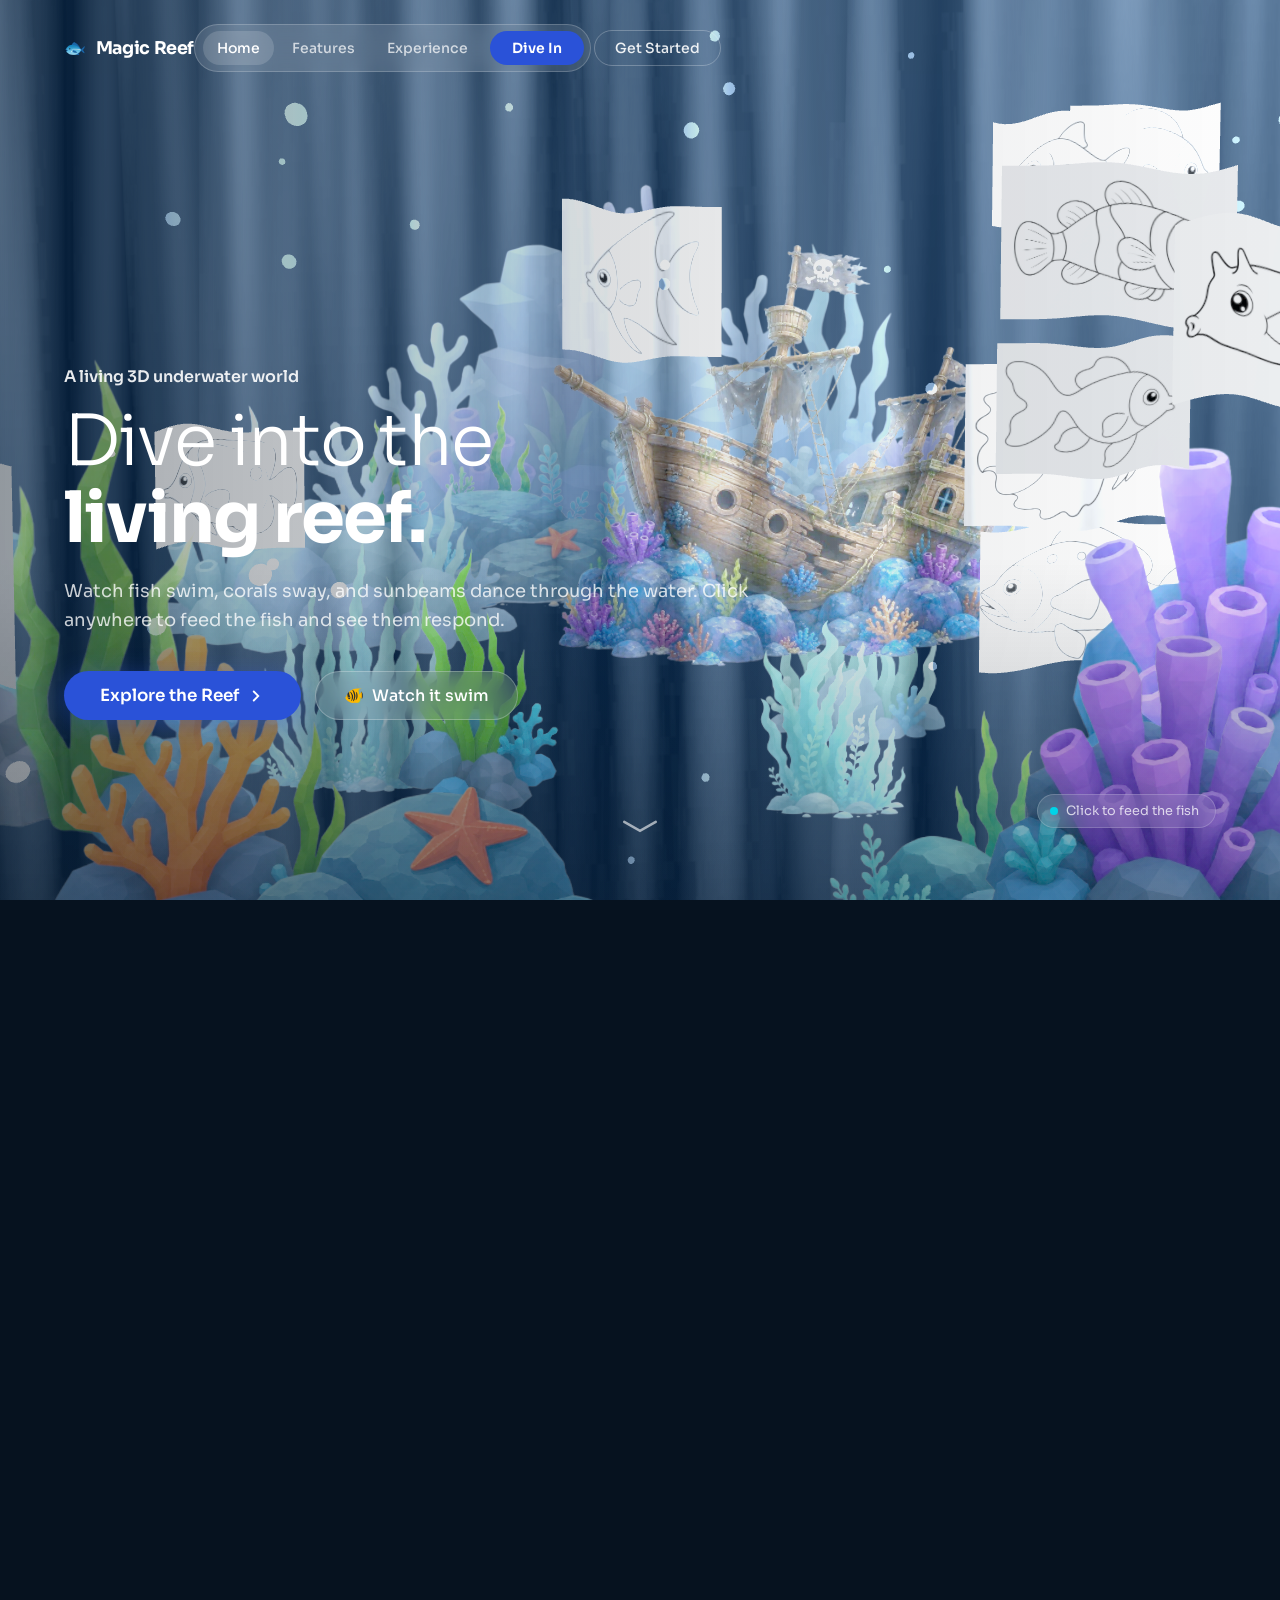
<file: demo.html>
<!DOCTYPE html>
<html lang="en">
<head>
  <meta charset="UTF-8" />
  <meta name="viewport" content="width=device-width, initial-scale=1, minimum-scale=1, maximum-scale=1, user-scalable=no, viewport-fit=cover" />
  <title>Living Reef — Interactive Aquarium Experience</title>
  <meta name="description" content="Dive into a living 3D underwater reef. Watch real fish swim, corals sway, and godrays dance." />
  <meta name="theme-color" content="#06121f" />
  <link rel="preconnect" href="https://fonts.googleapis.com" />
  <link rel="preconnect" href="https://fonts.gstatic.com" crossorigin />
  <link href="https://fonts.googleapis.com/css2?family=Sora:wght@300;400;500;600;700&display=swap" rel="stylesheet" />
  <style>
    *, *::before, *::after { box-sizing: border-box; margin: 0; padding: 0; }
    :root {
      --azure: #2a52d8; --azure-dark: #06121f; --aqua: #00d4e8;
      --gutter: clamp(20px, 5vw, 80px);
    }
    html, body { height: 100%; overflow-x: hidden; background: var(--azure-dark); font-family: 'Sora', sans-serif; color: #fff; scroll-behavior: smooth; }

    /* ── PRELOADER ── */
    #preloader { position: fixed; inset: 0; z-index: 9999; background: #06121f; display: flex; flex-direction: column; align-items: center; justify-content: center; gap: 28px; transition: opacity .8s, visibility .8s; }
    #preloader.hidden { opacity: 0; visibility: hidden; pointer-events: none; }
    .loader-fish { font-size: 2.5rem; animation: fishSwim 1.2s ease-in-out infinite alternate; }
    @keyframes fishSwim { from { transform: translateX(-16px); } to { transform: translateX(16px); } }
    .loader-bar-wrap { width: 220px; height: 6px; border-radius: 99px; background: rgba(255,255,255,.15); overflow: hidden; }
    .loader-bar { height: 100%; background: var(--aqua); border-radius: 99px; width: 0%; transition: width .4s ease; }
    .loader-label { font-size: .85rem; color: rgba(255,255,255,.7); letter-spacing: .05em; }

    /* ── HEADER ── */
    .site-header { position: fixed; inset-x: 0; top: 12px; z-index: 200; pointer-events: none; }
    .site-header::before { content: ''; position: fixed; inset-x: 0; top: 0; height: 200px; background: linear-gradient(to bottom, rgba(6,18,31,.55) 0%, transparent 100%); pointer-events: none; }
    .header-inner { max-width: 1200px; margin: 0 auto; padding: 0 var(--gutter); display: grid; grid-template-columns: 1fr auto 1fr; align-items: center; height: 72px; }
    .nav-logo { grid-column: 1; justify-self: start; pointer-events: all; font-size: 1.1rem; font-weight: 700; letter-spacing: -.02em; color: #fff; text-decoration: none; display: flex; align-items: center; gap: 10px; }
    .nav-pill { grid-column: 2; justify-self: center; pointer-events: all; display: flex; align-items: center; gap: 4px; padding: 6px 6px 6px 8px; border-radius: 999px; border: 1px solid rgba(255,255,255,.2); background: rgba(255,255,255,.1); backdrop-filter: blur(16px); }
    .nav-pill a { padding: 8px 14px; border-radius: 999px; font-size: .875rem; font-weight: 500; color: rgba(255,255,255,.72); text-decoration: none; transition: color .2s; white-space: nowrap; }
    .nav-pill a:hover { color: #fff; }
    .nav-pill a.active { color: #fff; background: rgba(255,255,255,.15); }
    .nav-cta { display: inline-flex !important; align-items: center; padding: 8px 22px !important; background: var(--azure) !important; color: #fff !important; font-weight: 600 !important; margin-left: 4px; transition: background .2s, transform .15s !important; }
    .nav-cta:hover { background: #3a62e8 !important; transform: scale(1.03); }
    .nav-right { grid-column: 3; justify-self: end; pointer-events: all; }
    .btn-outline { display: inline-flex; align-items: center; padding: 8px 20px; border-radius: 999px; font-size: .875rem; font-weight: 500; border: 1px solid rgba(255,255,255,.25); color: rgba(255,255,255,.9); text-decoration: none; background: transparent; cursor: pointer; transition: background .2s; }
    .btn-outline:hover { background: rgba(255,255,255,.1); }
    @media (max-width: 820px) { .nav-pill { display: none; } .nav-right { display: none; } }

    /* ── STICKY HERO CANVAS ── */
    .hero-canvas-wrap { position: sticky; top: 0; margin-bottom: -100svh; height: 100svh; overflow: hidden; }
    #reefCanvas3d { position: absolute; inset: 0; width: 100%; height: 100%; }
    .hero-canvas-wrap::after { content: ''; position: absolute; inset: 0; background: linear-gradient(to right, rgba(6,18,31,.38) 0%, rgba(6,18,31,.1) 55%, transparent 100%), linear-gradient(to top, rgba(6,18,31,.28) 0%, transparent 38%); pointer-events: none; z-index: 2; }

    /* ── HERO COPY ── */
    .hero-section { position: relative; isolation: isolate; display: flex; flex-direction: column; min-height: 100svh; overflow: hidden; }
    .hero-copy { position: relative; z-index: 10; display: flex; flex-direction: column; flex: 1; justify-content: flex-end; padding: clamp(100px,20vw,140px) var(--gutter) clamp(80px,20svh,180px); }
    .hero-eyebrow { font-size: clamp(.875rem,1.5vw,1rem); font-weight: 600; color: rgba(255,255,255,.9); margin-bottom: 16px; }
    .hero-h1 { font-size: clamp(2.4rem,5.5vw,5.5rem); font-weight: 300; line-height: 1.1; letter-spacing: -.025em; margin-bottom: 20px; text-wrap: balance; }
    .hero-h1 strong { font-weight: 700; }
    .hero-sub { font-size: clamp(.95rem,1.5vw,1.125rem); color: rgba(255,255,255,.78); max-width: 56ch; line-height: 1.6; margin-bottom: 36px; }
    .hero-actions { display: flex; flex-wrap: wrap; align-items: center; gap: 14px; }
    .btn-primary { display: inline-flex; align-items: center; gap: 8px; padding: 14px 36px; border-radius: 999px; font-size: 1.05rem; font-weight: 600; font-family: inherit; background: var(--azure); color: #fff; text-decoration: none; border: none; cursor: pointer; transition: background .2s, transform .15s, box-shadow .2s; box-shadow: 0 4px 24px rgba(42,82,216,.4); }
    .btn-primary:hover { background: #3a62e8; transform: translateY(-2px); box-shadow: 0 8px 32px rgba(42,82,216,.55); }
    .btn-ghost { display: inline-flex; align-items: center; gap: 8px; padding: 13px 28px; border-radius: 999px; font-size: 1rem; font-weight: 500; font-family: inherit; background: rgba(255,255,255,.1); color: #fff; text-decoration: none; border: 1px solid rgba(255,255,255,.25); cursor: pointer; backdrop-filter: blur(10px); transition: background .2s, transform .15s; }
    .btn-ghost:hover { background: rgba(255,255,255,.18); transform: translateY(-2px); }
    .scroll-cue { position: absolute; bottom: clamp(24px,7svh,80px); left: 50%; transform: translateX(-50%); z-index: 10; color: rgba(255,255,255,.6); animation: scrollBob 2s ease-in-out infinite; cursor: pointer; background: none; border: none; }
    .scroll-cue svg { width: 36px; height: auto; }
    @keyframes scrollBob { 0%,100%{transform:translateX(-50%) translateY(0)} 50%{transform:translateX(-50%) translateY(8px)} }
    .click-hint { position: absolute; bottom: clamp(28px,8svh,100px); right: clamp(20px,5vw,64px); z-index: 10; display: flex; align-items: center; gap: 8px; padding: 8px 16px 8px 12px; border-radius: 999px; background: rgba(255,255,255,.1); backdrop-filter: blur(12px); border: 1px solid rgba(255,255,255,.18); font-size: .8rem; color: rgba(255,255,255,.75); pointer-events: none; animation: fadeInUp 1s 2.5s both; }
    .click-hint .dot { width: 8px; height: 8px; border-radius: 50%; background: var(--aqua); animation: pulse 2s infinite; }
    @keyframes pulse { 0%,100%{opacity:1;transform:scale(1)} 50%{opacity:.5;transform:scale(1.4)} }
    @keyframes fadeInUp { from{opacity:0;transform:translateY(12px)} to{opacity:1;transform:translateY(0)} }

    /* ── WAVE ── */
    .wave-divider { position: relative; width: 100%; overflow: hidden; height: 90px; }
    .wave-divider svg { position: absolute; bottom: 0; left: -50%; width: 200%; height: 100%; animation: waveFlow 12s linear infinite; }
    @keyframes waveFlow { from{transform:translateX(0)} to{transform:translateX(50%)} }

    /* ── MARQUEE ── */
    .marquee-section { background: var(--azure); padding: 64px 0; overflow: hidden; position: relative; }
    .marquee-track { display: flex; gap: 16px; width: max-content; animation: mRight 40s linear infinite; }
    .marquee-track.rev { animation-direction: reverse; animation-duration: 52s; margin-top: 20px; }
    @keyframes mRight { from{transform:translateX(0)} to{transform:translateX(-50%)} }
    .mpill { display: inline-flex; align-items: center; padding: 10px 28px; border-radius: 999px; font-size: 1rem; font-weight: 600; white-space: nowrap; flex-shrink: 0; color: #1a2a40; }
    .pw{background:#fff} .pp{background:#c8e8f8} .pb{background:#f8c8e0} .pm{background:#fde68a} .pg{background:#a7f3d0}

    /* ── SECTIONS ── */
    .sec-white { background: #fff; color: #0f172a; }
    .sec-dark { background: #06121f; color: #fff; }
    .container { max-width: 1160px; margin: 0 auto; padding: 0 var(--gutter); }
    .sp { padding: 100px 0; }
    .features-grid { display: grid; grid-template-columns: repeat(auto-fit,minmax(240px,1fr)); gap: 32px; margin-top: 56px; }
    .fcard { background: #f0f6ff; border-radius: 20px; padding: 36px 28px; transition: transform .25s, box-shadow .25s; }
    .fcard:hover { transform: translateY(-6px); box-shadow: 0 16px 48px rgba(42,82,216,.12); }
    .fcard-icon { font-size: 2.2rem; margin-bottom: 16px; }
    .fcard h3 { font-size: 1.1rem; font-weight: 700; margin-bottom: 8px; }
    .fcard p { font-size: .9rem; color: #475569; line-height: 1.6; }
    .slabel { display: inline-flex; align-items: center; padding: 6px 18px; border-radius: 999px; background: rgba(42,82,216,.1); color: var(--azure); font-size: .8rem; font-weight: 700; letter-spacing: .08em; text-transform: uppercase; margin-bottom: 20px; }
    .sh2 { font-size: clamp(1.8rem,4vw,3rem); font-weight: 700; line-height: 1.15; letter-spacing: -.02em; }
    .ssub { font-size: 1.05rem; color: #64748b; max-width: 52ch; line-height: 1.65; margin-top: 14px; }
    .cta-band { background: linear-gradient(135deg,#1a3a8a 0%,#06121f 60%,#0a2040 100%); padding: 96px var(--gutter); text-align: center; }
    .cta-band h2 { font-size: clamp(2rem,4vw,3.2rem); font-weight: 700; margin-bottom: 20px; }
    .cta-band p { color: rgba(255,255,255,.72); font-size: 1.1rem; margin-bottom: 40px; max-width: 46ch; margin-inline: auto; }
    footer { background: #040d16; padding: 40px var(--gutter); text-align: center; font-size: .85rem; color: rgba(255,255,255,.35); }
    .reveal { opacity: 0; transform: translateY(24px); transition: opacity .7s, transform .7s; }
    .reveal.visible { opacity: 1; transform: none; }
    @media(max-width:600px){.hero-copy{padding-top:120px;padding-bottom:96px}.btn-primary{padding:12px 28px;font-size:1rem}}
  </style>
</head>
<body>

<div id="preloader">
  <div class="loader-fish">🐠</div>
  <div class="loader-bar-wrap"><div class="loader-bar" id="loaderBar"></div></div>
  <div class="loader-label">Diving into the reef…</div>
</div>

<header class="site-header">
  <div class="header-inner">
    <a href="#" class="nav-logo"><span>🐟</span><span>Magic Reef</span></a>
    <nav class="nav-pill">
      <a href="#hero" class="active">Home</a>
      <a href="#features">Features</a>
      <a href="#experience">Experience</a>
      <a href="#cta" class="nav-cta">Dive In</a>
    </nav>
    <div class="nav-right"><a href="#cta" class="btn-outline">Get Started</a></div>
  </div>
</header>

<!-- STICKY 3D CANVAS -->
<div class="hero-canvas-wrap" aria-hidden="true">
  <div id="reefCanvas3d" style="position:absolute;inset:0;width:100%;height:100%;"></div>
</div>

<!-- HERO COPY (scrolls over sticky canvas) -->
<section class="hero-section" id="hero">
  <div class="hero-copy">
    <p class="hero-eyebrow">A living 3D underwater world</p>
    <h1 class="hero-h1">Dive into the<br><strong>living reef.</strong></h1>
    <p class="hero-sub">Watch fish swim, corals sway, and sunbeams dance through the water. Click anywhere to feed the fish and see them respond.</p>
    <div class="hero-actions">
      <a href="#features" class="btn-primary">Explore the Reef <svg width="18" height="18" viewBox="0 0 24 24" fill="none" stroke="currentColor" stroke-width="2.5" stroke-linecap="round" aria-hidden="true"><path d="m9 18 6-6-6-6"/></svg></a>
      <a href="#experience" class="btn-ghost"><span>🐠</span> Watch it swim</a>
    </div>
  </div>
  <button class="scroll-cue" onclick="document.getElementById('after-hero').scrollIntoView({behavior:'smooth'})" aria-label="Scroll down">
    <svg viewBox="0 0 32 13" fill="none" stroke="currentColor" stroke-width="2.25" stroke-linecap="round" aria-hidden="true"><path d="M2 2.5 L16 10.5 L30 2.5"/></svg>
  </button>
  <div class="click-hint" aria-hidden="true"><span class="dot"></span><span>Click to feed the fish</span></div>
</section>

<div id="after-hero" style="position:relative;background:#06121f;">

  <!-- wave divider into azure -->
  <div class="wave-divider" style="background:var(--azure);">
    <svg viewBox="0 0 2880 140" preserveAspectRatio="none" aria-hidden="true">
      <path fill="#06121f" d="M0,25 C180,25 180,110 360,110 C540,110 540,40 720,40 C900,40 900,100 1080,100 C1260,100 1260,25 1440,25 C1620,25 1620,110 1800,110 C1980,110 1980,40 2160,40 C2340,40 2340,100 2520,100 C2700,100 2700,25 2880,25 L2880,140 L0,140 Z"/>
    </svg>
  </div>

  <!-- MARQUEE -->
  <section class="marquee-section">
    <div style="position:absolute;inset-x:0;top:0;height:90px;transform:translateY(calc(-100% + 1px));overflow:hidden;pointer-events:none;">
      <svg viewBox="0 0 2880 140" preserveAspectRatio="none" style="height:100%;width:200%;animation:waveFlow 12s linear infinite;" aria-hidden="true">
        <path fill="#2a52d8" d="M0,25 C180,25 180,110 360,110 C540,110 540,40 720,40 C900,40 900,100 1080,100 C1260,100 1260,25 1440,25 C1620,25 1620,110 1800,110 C1980,110 1980,40 2160,40 C2340,40 2340,100 2520,100 C2700,100 2700,25 2880,25 L2880,140 L0,140 Z"/>
      </svg>
    </div>
    <div class="marquee-track" aria-hidden="true">
      <span class="mpill pw">🐠 Clownfish</span><span class="mpill pp">🐡 Pufferfish</span><span class="mpill pb">🌺 Coral Reef</span><span class="mpill pm">✨ Godrays</span><span class="mpill pg">🌿 Kelp Forest</span><span class="mpill pw">🚢 Shipwreck</span><span class="mpill pp">🫧 Bubbles</span><span class="mpill pb">⭐ Starfish</span><span class="mpill pm">🌊 3D Ocean</span><span class="mpill pg">🎮 Interactive</span>
      <span class="mpill pw">🐠 Clownfish</span><span class="mpill pp">🐡 Pufferfish</span><span class="mpill pb">🌺 Coral Reef</span><span class="mpill pm">✨ Godrays</span><span class="mpill pg">🌿 Kelp Forest</span><span class="mpill pw">🚢 Shipwreck</span><span class="mpill pp">🫧 Bubbles</span><span class="mpill pb">⭐ Starfish</span><span class="mpill pm">🌊 3D Ocean</span><span class="mpill pg">🎮 Interactive</span>
    </div>
    <div class="marquee-track rev" aria-hidden="true">
      <span class="mpill pw">Magical</span><span class="mpill pp">Beautiful</span><span class="mpill pb">Immersive</span><span class="mpill pm">Relaxing</span><span class="mpill pg">Stunning</span><span class="mpill pw">Living</span><span class="mpill pp">Breathing</span><span class="mpill pb">3D World</span><span class="mpill pm">Fish Tank</span><span class="mpill pg">WebGL</span>
      <span class="mpill pw">Magical</span><span class="mpill pp">Beautiful</span><span class="mpill pb">Immersive</span><span class="mpill pm">Relaxing</span><span class="mpill pg">Stunning</span><span class="mpill pw">Living</span><span class="mpill pp">Breathing</span><span class="mpill pb">3D World</span><span class="mpill pm">Fish Tank</span><span class="mpill pg">WebGL</span>
    </div>
  </section>

  <!-- FEATURES -->
  <section class="sec-white sp" id="features">
    <div class="container">
      <div class="reveal">
        <span class="slabel">🌊 The Experience</span>
        <h2 class="sh2">Everything a living reef should be</h2>
        <p class="ssub">Every detail hand-crafted to feel like a real underwater world — right in your browser.</p>
      </div>
      <div class="features-grid">
        <div class="fcard reveal"><div class="fcard-icon">🐠</div><h3>10 Fish Species</h3><p>Clownfish, Angelfish, Jellyfish, Grouper and more — each with unique tail-waving shader animation.</p></div>
        <div class="fcard reveal"><div class="fcard-icon">🚢</div><h3>Sunken Shipwreck</h3><p>An ancient pirate ship rests on the seafloor, surrounded by swaying kelp and coral formations.</p></div>
        <div class="fcard reveal"><div class="fcard-icon">✨</div><h3>Pulsing Godrays</h3><p>Dual-layer sun beams filter through the water surface with realistic additive blending glow.</p></div>
        <div class="fcard reveal"><div class="fcard-icon">🎮</div><h3>Click to Feed</h3><p>Tap anywhere to drop food pellets. Fish detect them, swim over, and eat them in real time.</p></div>
        <div class="fcard reveal"><div class="fcard-icon">🖱️</div><h3>3D Mouse Parallax</h3><p>Move your cursor to shift the entire underwater scene in full 3D perspective depth.</p></div>
        <div class="fcard reveal"><div class="fcard-icon">🫧</div><h3>Rising Bubbles</h3><p>45 animated bubble particles rise from six emitter points with natural wobble physics.</p></div>
      </div>
    </div>
  </section>

  <!-- REEF LAYERS -->
  <section class="sec-dark sp" id="experience">
    <div class="container">
      <div class="reveal" style="text-align:center;margin-bottom:56px;">
        <span class="slabel" style="background:rgba(0,212,232,.15);color:#00d4e8;">🌿 The Reef</span>
        <h2 class="sh2">17 layers of coral, seaweed &amp; rock</h2>
        <p class="ssub" style="color:rgba(255,255,255,.65);margin:14px auto 0;">Each layer sways independently with authentic GLSL vertex shaders — foreground faster, background slow and peaceful.</p>
      </div>
      <div style="display:grid;grid-template-columns:repeat(auto-fit,minmax(200px,1fr));gap:24px;">
        <div style="background:rgba(255,255,255,.06);border:1px solid rgba(255,255,255,.1);border-radius:16px;padding:28px 20px;text-align:center;"><div style="font-size:2rem;margin-bottom:12px;">🌿</div><h4 style="font-size:.95rem;font-weight:700;margin-bottom:6px;">Kelp Forest</h4><p style="font-size:.82rem;color:rgba(255,255,255,.55);">Tall swaying kelp clusters with depth-correct layering</p></div>
        <div style="background:rgba(255,255,255,.06);border:1px solid rgba(255,255,255,.1);border-radius:16px;padding:28px 20px;text-align:center;"><div style="font-size:2rem;margin-bottom:12px;">🪸</div><h4 style="font-size:.95rem;font-weight:700;margin-bottom:6px;">Coral Formations</h4><p style="font-size:.82rem;color:rgba(255,255,255,.55);">Purple tube corals, orange staghorns, blue branching</p></div>
        <div style="background:rgba(255,255,255,.06);border:1px solid rgba(255,255,255,.1);border-radius:16px;padding:28px 20px;text-align:center;"><div style="font-size:2rem;margin-bottom:12px;">⭐</div><h4 style="font-size:.95rem;font-weight:700;margin-bottom:6px;">Starfish</h4><p style="font-size:.82rem;color:rgba(255,255,255,.55);">Vibrant orange starfish scattered across the sandy floor</p></div>
        <div style="background:rgba(255,255,255,.06);border:1px solid rgba(255,255,255,.1);border-radius:16px;padding:28px 20px;text-align:center;"><div style="font-size:2rem;margin-bottom:12px;">🚢</div><h4 style="font-size:.95rem;font-weight:700;margin-bottom:6px;">Pirate Shipwreck</h4><p style="font-size:.82rem;color:rgba(255,255,255,.55);">The iconic sunken ship landmark in the midground</p></div>
      </div>
    </div>
  </section>

  <section class="cta-band" id="cta">
    <h2>Ready to dive in?</h2>
    <p>Experience the most immersive living reef animation. No app, no download — just pure aquarium magic.</p>
    <a href="#hero" class="btn-primary" style="display:inline-flex;font-size:1.1rem;padding:16px 44px;">🐠 Dive In Now</a>
  </section>

  <footer><p>© 2026 Magic Reef Demo &nbsp;·&nbsp; Interactive 3D Aquarium &nbsp;·&nbsp; Powered by Three.js WebGL</p></footer>
</div>

<script src="js/three.min.js"></script>
<script>
(function(){
'use strict';
const DC=[
  {url:'textures/fishtank/bg_far_pale_blue_reef_wide.webp',pos:[0,-9.4,-16],w:22,sw:0.003,fl:false},
  {url:'textures/fishtank/bg_mid_blue_reef_strip.webp',pos:[7.5,-9.5,-12.5],w:14,sw:0.005,fl:true},
  {url:'textures/fishtank/underwater_coral_reef_scene_with_starfish.webp',pos:[-3.5,-9.5,-11.5],w:14,sw:0.005,fl:false},
  {url:'textures/fishtank/bg_pale_reef_rocks.webp',pos:[-8.5,-9.5,-10.5],w:12,sw:0.006,fl:false},
  {url:'textures/fishtank/ship.webp',pos:[3.5,-6.5,-5],w:13.5,sw:0.003,fl:false},
  {url:'textures/fishtank/bg_kelp_rocks_tall.webp',pos:[5.5,-9.5,-8.5],w:8,sw:0.025,fl:false},
  {url:'textures/fishtank/underwater_kelp_cluster_illustration.webp',pos:[-6.5,-9.6,-6],w:6.5,sw:0.045,fl:true},
  {url:'textures/fishtank/underwater_kelp_cluster_with_rocks.webp',pos:[4,-9.7,-4],w:5.5,sw:0.04,fl:false},
  {url:'textures/fishtank/mid_green_kelp_blue_coral_rocks.webp',pos:[-3.5,-9.6,-4.5],w:6.5,sw:0.035,fl:false},
  {url:'textures/fishtank/fg_mixed_purple_tubes_green_kelp_wide.webp',pos:[-11.5,-9.8,1],w:13,sw:0.02,fl:false},
  {url:'textures/fishtank/fg_purple_tubes_green_kelp_blue_coral.webp',pos:[11.2,-9.7,0.8],w:13,sw:0.02,fl:false},
  {url:'textures/fishtank/fg_orange_coral_rocks.webp',pos:[-6.4,-9.6,2.4],w:6.5,sw:0.015,fl:false},
  {url:'textures/fishtank/fg_purple_tube_coral_cluster.webp',pos:[7.5,-9.6,2.4],w:7,sw:0.015,fl:true},
  {url:'textures/fishtank/underwater_rocks_with_seaweed_clusters.webp',pos:[4.5,-9.9,2.4],w:5.5,sw:0.015,fl:true},
  {url:'textures/fishtank/underwater_rock_formation_with_starfish.webp',pos:[-3,-9.9,2.8],w:6,sw:0.008,fl:false},
  {url:'textures/fishtank/stylized_orange_starfish_illustration.webp',pos:[1.5,-10.2,4],w:2.4,sw:0.002,fl:false},
  {url:'textures/fishtank/stylized_orange_starfish_illustration.webp',pos:[-7,-10.3,3.2],w:1.8,sw:0.002,fl:false},
];
const FC=[
  {url:'outlines/clownfish.webp',l:3.4,h:2.2,sp:1.4,y:1.5,z:2.0,d:1},
  {url:'outlines/damselfish.webp',l:2.6,h:1.8,sp:1.8,y:3.2,z:-1.0,d:-1},
  {url:'outlines/goldfish.webp',l:3.0,h:2.0,sp:1.3,y:-0.5,z:1.2,d:1},
  {url:'outlines/butterflyfish.webp',l:2.8,h:2.2,sp:1.6,y:-2.5,z:-2.0,d:-1},
  {url:'outlines/cowfish.webp',l:3.2,h:2.4,sp:1.1,y:0.2,z:3.0,d:1},
  {url:'outlines/angelfish.webp',l:3.2,h:3.0,sp:1.5,y:2.0,z:-3.5,d:-1},
  {url:'outlines/bettafish.webp',l:3.6,h:2.6,sp:1.2,y:-1.2,z:0.5,d:1},
  {url:'outlines/discusfish.webp',l:3.2,h:2.8,sp:1.4,y:4.0,z:-4.5,d:1},
  {url:'outlines/jellyfish.webp',l:2.4,h:3.2,sp:0.8,y:-3.5,z:2.2,d:-1},
  {url:'outlines/grouper.webp',l:4.0,h:2.6,sp:1.0,y:-4.5,z:-1.5,d:1},
];

class MagicReef {
  constructor(id){
    this.el=document.getElementById(id);
    if(!this.el||!window.THREE)return;
    this.decors=[];this.fish=[];this.bubbles=[];this.pellets=[];this.rays=[];
    this.mouse={x:0,y:0,tx:0,ty:0};
    this.clock=new THREE.Clock();
    this.tl=new THREE.TextureLoader();
    this.total=DC.length+FC.length+2;
    this.done=0;
    this._scene();this._rays();this._decors();this._fish();this._bubbles();this._events();this._loop();
  }
  _scene(){
    this.scene=new THREE.Scene();
    this.scene.fog=new THREE.FogExp2(0x092645,0.022);
    this.scene.background=new THREE.Color(0x092645);
    const w=this.el.clientWidth,h=this.el.clientHeight;
    this.cam=new THREE.PerspectiveCamera(50,w/h,0.1,100);
    this.cam.position.set(0,-1,16);this.cam.lookAt(0,-2,0);
    this.ren=new THREE.WebGLRenderer({antialias:true,powerPreference:'high-performance'});
    this.ren.setSize(w,h);this.ren.setPixelRatio(Math.min(devicePixelRatio,2));
    this.ren.outputEncoding=THREE.sRGBEncoding;
    this.el.appendChild(this.ren.domElement);
    this.scene.add(new THREE.AmbientLight(0xffffff,1.6));
    const s=new THREE.DirectionalLight(0xdff4ff,1.2);s.position.set(5,20,10);this.scene.add(s);
  }
  _tick(){
    this.done++;
    const pct=Math.round(this.done/this.total*100);
    const b=document.getElementById('loaderBar');if(b)b.style.width=pct+'%';
    if(this.done>=this.total)setTimeout(()=>{const p=document.getElementById('preloader');if(p)p.classList.add('hidden');},500);
  }
  _rays(){
    const mk=(u,pos,sc,op)=>{this.tl.load(u,t=>{t.wrapS=t.wrapT=THREE.RepeatWrapping;const m=new THREE.Mesh(new THREE.PlaneGeometry(16,28),new THREE.MeshBasicMaterial({map:t,transparent:true,opacity:op,blending:THREE.AdditiveBlending,side:THREE.DoubleSide,depthWrite:false}));m.position.set(...pos);m.scale.set(sc[0],sc[1],1);this.scene.add(m);this.rays.push(m);this._tick();});};
    mk('textures/godrays_outer.jpg',[0,3,-1],[2.2,1.4],0.22);
    mk('textures/godrays_inner.jpg',[1,4,1],[1.8,1.3],0.30);
  }
  _decors(){
    DC.forEach(c=>{this.tl.load(c.url,t=>{
      const ar=t.image.height/t.image.width,h=c.w*ar;
      const g=new THREE.PlaneGeometry(c.w,h,16,8);
      if(c.fl){const uv=g.attributes.uv;for(let i=0;i<uv.count;i++)uv.setX(i,1-uv.getX(i));uv.needsUpdate=true;}
      const mat=new THREE.MeshBasicMaterial({map:t,transparent:true,side:THREE.DoubleSide,depthWrite:false});
      mat.onBeforeCompile=sh=>{
        sh.uniforms.uT={value:0};sh.uniforms.uS={value:c.sw};sh.uniforms.uH={value:h};
        sh.vertexShader=`uniform float uT,uS,uH;\n${sh.vertexShader}`.replace('#include <begin_vertex>',`#include <begin_vertex>\nfloat f=clamp((position.y+uH*.5)/uH,0.,1.);\ntransformed.x+=sin(uT*1.5+position.x*.3+position.z*.2)*uS*f*10.;\ntransformed.y+=cos(uT*1.2+position.x*.4)*uS*f*2.;`);
        mat.userData.sh=sh;
      };
      const mesh=new THREE.Mesh(g,mat);mesh.position.set(c.pos[0],c.pos[1]+h*.45,c.pos[2]);
      this.scene.add(mesh);this.decors.push(mesh);this._tick();
    });});
  }
  _fish(){
    FC.forEach(c=>{this.tl.load(c.url,t=>{
      const g=new THREE.PlaneGeometry(c.l,c.h,24,1);
      const mat=new THREE.MeshBasicMaterial({map:t,transparent:true,side:THREE.DoubleSide,depthWrite:false});
      mat.onBeforeCompile=sh=>{
        sh.uniforms.uT={value:0};sh.uniforms.uL={value:c.l};sh.uniforms.uF={value:1.2};sh.uniforms.uSp={value:6.0};sh.uniforms.uA={value:0.055};sh.uniforms.uP={value:Math.random()*Math.PI*2};
        sh.vertexShader=`uniform float uT,uL,uF,uSp,uA,uP;\n${sh.vertexShader}`.replace('#include <begin_vertex>',`#include <begin_vertex>\nfloat wN=clamp(.5-transformed.x/uL,0.,1.);\nfloat amp=uA*smoothstep(.08,.8,wN)*uL;\nfloat w=sin(wN*uF*6.2831853-uT*uSp+uP)*amp;\ntransformed.y+=w*.8;\ntransformed.z+=w*.6;`);
        mat.userData.sh=sh;
      };
      const mesh=new THREE.Mesh(g,mat);mesh.position.set((Math.random()-.5)*18,c.y,c.z);
      const a={mesh,dir:c.d,speed:c.sp*(0.85+Math.random()*.3),baseY:c.y,bob:Math.random()*Math.PI*2};
      this._ori(a);this.scene.add(mesh);this.fish.push(a);this._tick();
    });});
  }
  _ori(f){f.mesh.rotation.y=f.dir>0?0:Math.PI;}
  _bubbles(){
    const g=new THREE.SphereGeometry(.12,12,12),ex=[-10,-4,1,6,12,-7];
    for(let i=0;i<45;i++){
      const ox=ex[i%ex.length]+(Math.random()-.5)*2;
      const m=new THREE.MeshBasicMaterial({color:0xdff4ff,transparent:true,opacity:.55,blending:THREE.AdditiveBlending});
      const b=new THREE.Mesh(g,m),sc=.4+Math.random()*.9;
      b.scale.setScalar(sc);b.position.set(ox,-10+Math.random()*18,(Math.random()-.5)*10);
      b.userData={ox,sp:(0.8+Math.random())*1.5,ws:2+Math.random()*3,wa:.2+Math.random()*.4,ph:Math.random()*Math.PI*2};
      this.scene.add(b);this.bubbles.push(b);
    }
  }
  _events(){
    window.addEventListener('resize',()=>{const w=this.el.clientWidth,h=this.el.clientHeight;this.cam.aspect=w/h;this.cam.updateProjectionMatrix();this.ren.setSize(w,h);});
    window.addEventListener('pointermove',e=>{this.mouse.tx=((e.clientX/innerWidth)*2-1)*1.6;this.mouse.ty=(-(e.clientY/innerHeight)*2+1)*.8;});
    this.el.addEventListener('pointerdown',e=>{
      const r=this.el.getBoundingClientRect(),nx=((e.clientX-r.left)/r.width)*2-1,ny=-((e.clientY-r.top)/r.height)*2+1;
      const v=new THREE.Vector3(nx,ny,.5).unproject(this.cam),d=v.sub(this.cam.position).normalize();
      const t=-this.cam.position.z/d.z,sp=this.cam.position.clone().add(d.multiplyScalar(t));
      for(let i=0;i<5;i++)this._pellet(sp.x+(Math.random()-.5)*1.8,sp.y+(Math.random()-.5)*1,(Math.random()-.5)*4);
    });
  }
  _pellet(x,y,z){
    const m=new THREE.Mesh(new THREE.SphereGeometry(.14,10,10),new THREE.MeshBasicMaterial({color:0xf59e0b,transparent:true,opacity:.95}));
    m.position.set(x,y,z);m.userData={vy:-(Math.random()*1.2+1.5),eaten:false};
    this.scene.add(m);this.pellets.push(m);
  }
  _loop(){
    requestAnimationFrame(()=>this._loop());
    const dt=this.clock.getDelta(),t=this.clock.getElapsedTime();
    this.mouse.x+=(this.mouse.tx-this.mouse.x)*.05;this.mouse.y+=(this.mouse.ty-this.mouse.y)*.05;
    this.cam.position.x=this.mouse.x;this.cam.position.y=-1+this.mouse.y;this.cam.lookAt(0,-1.5,0);
    if(this.rays[0]){this.rays[0].material.opacity=.20+Math.sin(t*.8)*.06;this.rays[0].rotation.z=Math.sin(t*.2)*.05;}
    if(this.rays[1]){this.rays[1].material.opacity=.28+Math.cos(t*1.1)*.08;this.rays[1].rotation.z=-Math.cos(t*.25)*.06;}
    this.decors.forEach(d=>{if(d.material?.userData?.sh)d.material.userData.sh.uniforms.uT.value=t;});
    for(let i=this.pellets.length-1;i>=0;i--){const p=this.pellets[i];p.position.y+=p.userData.vy*dt;if(p.position.y<-10||p.userData.eaten){this.scene.remove(p);this.pellets.splice(i,1);}}
    this.fish.forEach(f=>{
      if(f.mesh.material?.userData?.sh)f.mesh.material.userData.sh.uniforms.uT.value=t;
      let nf=null,md=12;
      for(const p of this.pellets){if(p.userData.eaten)continue;const d=f.mesh.position.distanceTo(p.position);if(d<md){md=d;nf=p;}}
      if(nf){const dir=nf.position.clone().sub(f.mesh.position).normalize();f.mesh.position.addScaledVector(dir,f.speed*2.2*dt);f.dir=dir.x>=0?1:-1;this._ori(f);if(md<.6)nf.userData.eaten=true;}
      else{f.bob+=dt*1.8;f.mesh.position.x+=f.dir*f.speed*dt;f.mesh.position.y=f.baseY+Math.sin(f.bob)*.35;const bx=14;if(f.mesh.position.x>bx&&f.dir>0){f.dir=-1;this._ori(f);}if(f.mesh.position.x<-bx&&f.dir<0){f.dir=1;this._ori(f);}}
    });
    this.bubbles.forEach(b=>{b.position.y+=b.userData.sp*dt;b.userData.ph+=b.userData.ws*dt;b.position.x=b.userData.ox+Math.sin(b.userData.ph)*b.userData.wa;if(b.position.y>8){b.position.y=-10;b.position.x=b.userData.ox;}});
    this.ren.render(this.scene,this.cam);
  }
}

document.addEventListener('DOMContentLoaded',()=>{
  if(window.THREE){new MagicReef('reefCanvas3d');}
  else{console.error('Three.js failed to load');const p=document.getElementById('preloader');if(p)p.classList.add('hidden');}
});
})();
</script>
<script>
const io=new IntersectionObserver(es=>es.forEach((e,i)=>{if(e.isIntersecting){setTimeout(()=>e.target.classList.add('visible'),i*80);io.unobserve(e.target);}}),{threshold:.12});
document.querySelectorAll('.reveal').forEach(el=>io.observe(el));
</script>
</body>
</html>
</file>
